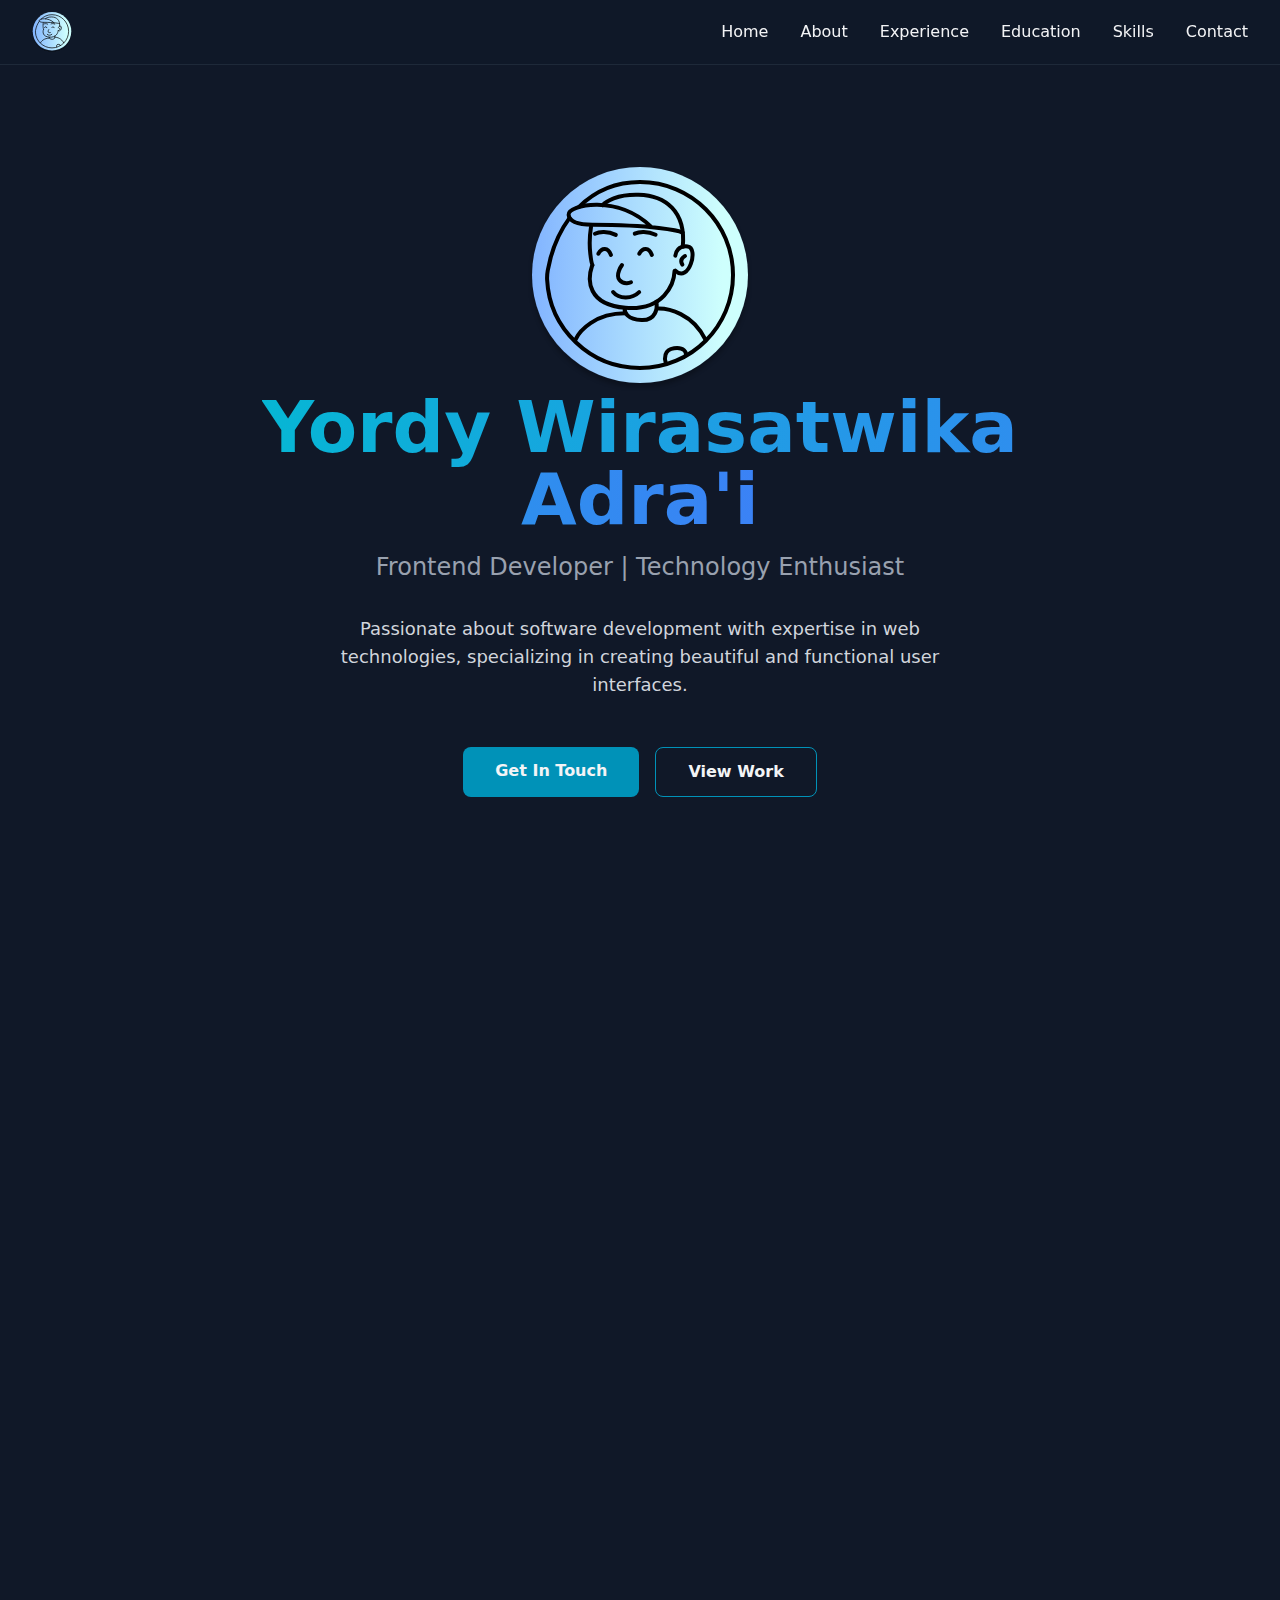
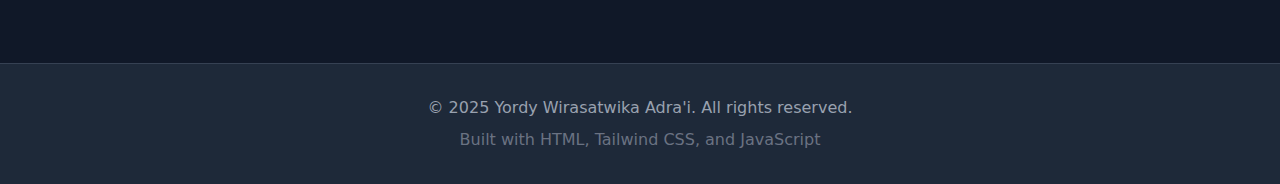
<file: index.html>
<!DOCTYPE html>
<html lang="en" class="scroll-smooth">

<head>
    <meta charset="UTF-8">
    <meta name="viewport" content="width=device-width, initial-scale=1.0">
    <title>Portfolio - Yordy Wirasatwika Adra'i</title>
    <link rel="icon" href="icon.ico" type="image/x-icon" />
    <link rel="stylesheet" href="style.css">
</head>

<body class="bg-gray-900 text-gray-100">
    <!-- Navigation -->
    <nav class="fixed top-0 w-full bg-gray-900/95 backdrop-blur-sm z-50 border-b border-gray-800">
        <div class="max-w-7xl mx-auto px-4 sm:px-6 lg:px-8">
            <div class="flex justify-between items-center h-16">
                <a href="#home" class="text-xl font-bold text-gradient mr-32">
                    <svg width="40" height="40" viewBox="0 0 224 224" fill="none" xmlns="http://www.w3.org/2000/svg">
                        <g filter="url(#filter0_d_2_114)">
                            <circle cx="112" cy="108" r="108" fill="url(#paint0_linear_2_114)" />
                            <path d="M70.3169 86.7611C73.7424 80.4022 80.0664 80.0251 82.9649 87.9464" stroke="black"
                                stroke-width="4" stroke-linecap="round" />
                            <path d="M111.237 86.7611C114.662 80.4022 120.986 80.0251 123.885 87.9464" stroke="black"
                                stroke-width="4" stroke-linecap="round" />
                            <path d="M111.151 125.105C104.368 131.751 91.3752 132.667 85.0846 125" stroke="black"
                                stroke-width="4" stroke-linecap="round" />
                            <path
                                d="M64 99C59.164 112.888 59.3801 137.794 97.4729 140.77C135.566 143.746 146.081 117.458 146.577 103.942"
                                stroke="black" stroke-width="4" stroke-linecap="round" />
                            <path
                                d="M94.0088 98C94.0088 98 87.0088 107.5 91.5088 113C96.0088 118.5 103.009 115.254 103.009 115.254"
                                stroke="black" stroke-width="4" stroke-linecap="round" />
                            <path
                                d="M147.321 88.6904C147.569 85.2184 150.371 78.4976 159.597 79.3904C171.129 80.5064 160.713 116.962 147.321 103.57"
                                stroke="black" stroke-width="4" stroke-linecap="round" />
                            <path
                                d="M154.763 65.6266C150.175 63.1466 125.672 58.1122 64.3669 57.8146C43.556 57.7136 41.0154 51.509 40.5943 47.7703C39.4647 37.7421 90.4557 27.0201 123.515 60.1674"
                                stroke="black" stroke-width="4" stroke-linecap="round" />
                            <path
                                d="M74.7809 38.0984C77.7569 34.3784 89.0657 27.0872 110.493 27.6824C137.277 28.4264 158.109 44.0504 154.761 79.7624"
                                stroke="black" stroke-width="4" stroke-linecap="round" />
                            <path d="M66.9689 66.7424C70.1929 65.2544 78.8729 63.3944 87.8009 67.8584" stroke="black"
                                stroke-width="4" stroke-linecap="round" />
                            <path d="M106.773 66.5649C109.997 65.0769 118.677 63.2169 127.605 67.6809" stroke="black"
                                stroke-width="4" stroke-linecap="round" />
                            <path d="M156.993 89.0624C154.885 90.0544 151.413 93.1544 154.389 97.6184" stroke="black"
                                stroke-width="4" stroke-linecap="round" />
                            <path
                                d="M96.7477 141.48C96.2517 145.076 98.9053 152.417 113.488 153.012C128.07 153.607 129.484 141.108 128.368 134.784"
                                stroke="black" stroke-width="4" stroke-linecap="round" />
                            <path d="M47.644 172.356C51.612 163.676 67.0624 146.316 97.12 146.316" stroke="black"
                                stroke-width="4" stroke-linecap="round" />
                            <path d="M129.112 141.48C140.024 140.984 164.973 146.539 177.472 172.728" stroke="black"
                                stroke-width="4" stroke-linecap="round" />
                            <path
                                d="M41.4207 51.084C30.7231 65.5626 23.3424 83.5399 19.758 103.396C19.2062 106.452 18.9617 109.563 19.115 112.665C21.5453 161.86 62.2019 201 112 201C163.362 201 205 159.362 205 108C205 56.6375 163.362 15 112 15C87.3116 15 66.675 24.3684 51.0316 39.924"
                                stroke="black" stroke-width="4" stroke-linecap="round" />
                            <path
                                d="M137.831 196C136.305 191.667 135.817 182.646 146.07 181.228C156.323 179.809 158.276 185.364 157.971 188.318"
                                stroke="black" stroke-width="4" stroke-linecap="round" />
                            <path d="M63 60C59.5 81.5 64.1667 97.5 64.5 98" stroke="black" stroke-width="4"
                                stroke-linecap="round" />
                        </g>
                        <defs>
                            <filter id="filter0_d_2_114" x="0" y="0" width="224" height="224"
                                filterUnits="userSpaceOnUse" color-interpolation-filters="sRGB">
                                <feFlood flood-opacity="0" result="BackgroundImageFix" />
                                <feColorMatrix in="SourceAlpha" type="matrix"
                                    values="0 0 0 0 0 0 0 0 0 0 0 0 0 0 0 0 0 0 127 0" result="hardAlpha" />
                                <feOffset dy="4" />
                                <feGaussianBlur stdDeviation="2" />
                                <feComposite in2="hardAlpha" operator="out" />
                                <feColorMatrix type="matrix" values="0 0 0 0 0 0 0 0 0 0 0 0 0 0 0 0 0 0 0.25 0" />
                                <feBlend mode="normal" in2="BackgroundImageFix" result="effect1_dropShadow_2_114" />
                                <feBlend mode="normal" in="SourceGraphic" in2="effect1_dropShadow_2_114"
                                    result="shape" />
                            </filter>
                            <linearGradient id="paint0_linear_2_114" x1="194.354" y1="108" x2="4" y2="108"
                                gradientUnits="userSpaceOnUse">
                                <stop stop-color="#CEFFFD" />
                                <stop offset="1" stop-color="#82B4FF" />
                            </linearGradient>
                        </defs>
                    </svg>
                </a>
                <div class="hidden md:flex space-x-8">
                    <a href="#home" class="hover:text-cyan-400 transition">Home</a>
                    <a href="#about" class="hover:text-cyan-400 transition">About</a>
                    <a href="#experience" class="hover:text-cyan-400 transition">Experience</a>
                    <a href="#education" class="hover:text-cyan-400 transition">Education</a>
                    <a href="#skills" class="hover:text-cyan-400 transition">Skills</a>
                    <a href="#contact" class="hover:text-cyan-400 transition">Contact</a>
                </div>
                <button id="mobile-menu-btn" class="md:hidden">
                    <svg class="w-6 h-6" fill="none" stroke="currentColor" viewBox="0 0 24 24">
                        <path stroke-linecap="round" stroke-linejoin="round" stroke-width="2"
                            d="M4 6h16M4 12h16M4 18h16"></path>
                    </svg>
                </button>
            </div>
        </div>
        <!-- Mobile Menu -->
        <div id="mobile-menu" class="hidden md:hidden bg-gray-800 border-t border-gray-700">
            <div class="px-2 pt-2 pb-3 space-y-1">
                <a href="#home" class="block px-3 py-2 hover:bg-gray-700 rounded">Home</a>
                <a href="#about" class="block px-3 py-2 hover:bg-gray-700 rounded">About</a>
                <a href="#experience" class="block px-3 py-2 hover:bg-gray-700 rounded">Experience</a>
                <a href="#education" class="block px-3 py-2 hover:bg-gray-700 rounded">Education</a>
                <a href="#skills" class="block px-3 py-2 hover:bg-gray-700 rounded">Skills</a>
                <a href="#contact" class="block px-3 py-2 hover:bg-gray-700 rounded">Contact</a>
            </div>
        </div>
    </nav>

    <!-- Hero Section -->
    <section id="home" class="min-h-screen flex items-center justify-center px-4 pt-16">
        <div class="text-center max-w-4xl mx-auto">

            <div class="mx-auto flex items-center justify-center text-4xl">
                <svg width="224" height="224" viewBox="0 0 224 224" fill="none" xmlns="http://www.w3.org/2000/svg">
                    <g filter="url(#filter0_d_2_114)">
                        <circle cx="112" cy="108" r="108" fill="url(#paint0_linear_2_114)" />
                        <path d="M70.3169 86.7611C73.7424 80.4022 80.0664 80.0251 82.9649 87.9464" stroke="black"
                            stroke-width="4" stroke-linecap="round" />
                        <path d="M111.237 86.7611C114.662 80.4022 120.986 80.0251 123.885 87.9464" stroke="black"
                            stroke-width="4" stroke-linecap="round" />
                        <path d="M111.151 125.105C104.368 131.751 91.3752 132.667 85.0846 125" stroke="black"
                            stroke-width="4" stroke-linecap="round" />
                        <path
                            d="M64 99C59.164 112.888 59.3801 137.794 97.4729 140.77C135.566 143.746 146.081 117.458 146.577 103.942"
                            stroke="black" stroke-width="4" stroke-linecap="round" />
                        <path
                            d="M94.0088 98C94.0088 98 87.0088 107.5 91.5088 113C96.0088 118.5 103.009 115.254 103.009 115.254"
                            stroke="black" stroke-width="4" stroke-linecap="round" />
                        <path
                            d="M147.321 88.6904C147.569 85.2184 150.371 78.4976 159.597 79.3904C171.129 80.5064 160.713 116.962 147.321 103.57"
                            stroke="black" stroke-width="4" stroke-linecap="round" />
                        <path
                            d="M154.763 65.6266C150.175 63.1466 125.672 58.1122 64.3669 57.8146C43.556 57.7136 41.0154 51.509 40.5943 47.7703C39.4647 37.7421 90.4557 27.0201 123.515 60.1674"
                            stroke="black" stroke-width="4" stroke-linecap="round" />
                        <path
                            d="M74.7809 38.0984C77.7569 34.3784 89.0657 27.0872 110.493 27.6824C137.277 28.4264 158.109 44.0504 154.761 79.7624"
                            stroke="black" stroke-width="4" stroke-linecap="round" />
                        <path d="M66.9689 66.7424C70.1929 65.2544 78.8729 63.3944 87.8009 67.8584" stroke="black"
                            stroke-width="4" stroke-linecap="round" />
                        <path d="M106.773 66.5649C109.997 65.0769 118.677 63.2169 127.605 67.6809" stroke="black"
                            stroke-width="4" stroke-linecap="round" />
                        <path d="M156.993 89.0624C154.885 90.0544 151.413 93.1544 154.389 97.6184" stroke="black"
                            stroke-width="4" stroke-linecap="round" />
                        <path
                            d="M96.7477 141.48C96.2517 145.076 98.9053 152.417 113.488 153.012C128.07 153.607 129.484 141.108 128.368 134.784"
                            stroke="black" stroke-width="4" stroke-linecap="round" />
                        <path d="M47.644 172.356C51.612 163.676 67.0624 146.316 97.12 146.316" stroke="black"
                            stroke-width="4" stroke-linecap="round" />
                        <path d="M129.112 141.48C140.024 140.984 164.973 146.539 177.472 172.728" stroke="black"
                            stroke-width="4" stroke-linecap="round" />
                        <path
                            d="M41.4207 51.084C30.7231 65.5626 23.3424 83.5399 19.758 103.396C19.2062 106.452 18.9617 109.563 19.115 112.665C21.5453 161.86 62.2019 201 112 201C163.362 201 205 159.362 205 108C205 56.6375 163.362 15 112 15C87.3116 15 66.675 24.3684 51.0316 39.924"
                            stroke="black" stroke-width="4" stroke-linecap="round" />
                        <path
                            d="M137.831 196C136.305 191.667 135.817 182.646 146.07 181.228C156.323 179.809 158.276 185.364 157.971 188.318"
                            stroke="black" stroke-width="4" stroke-linecap="round" />
                        <path d="M63 60C59.5 81.5 64.1667 97.5 64.5 98" stroke="black" stroke-width="4"
                            stroke-linecap="round" />
                    </g>
                    <defs>
                        <filter id="filter0_d_2_114" x="0" y="0" width="224" height="224" filterUnits="userSpaceOnUse"
                            color-interpolation-filters="sRGB">
                            <feFlood flood-opacity="0" result="BackgroundImageFix" />
                            <feColorMatrix in="SourceAlpha" type="matrix"
                                values="0 0 0 0 0 0 0 0 0 0 0 0 0 0 0 0 0 0 127 0" result="hardAlpha" />
                            <feOffset dy="4" />
                            <feGaussianBlur stdDeviation="2" />
                            <feComposite in2="hardAlpha" operator="out" />
                            <feColorMatrix type="matrix" values="0 0 0 0 0 0 0 0 0 0 0 0 0 0 0 0 0 0 0.25 0" />
                            <feBlend mode="normal" in2="BackgroundImageFix" result="effect1_dropShadow_2_114" />
                            <feBlend mode="normal" in="SourceGraphic" in2="effect1_dropShadow_2_114" result="shape" />
                        </filter>
                        <linearGradient id="paint0_linear_2_114" x1="194.354" y1="108" x2="4" y2="108"
                            gradientUnits="userSpaceOnUse">
                            <stop stop-color="#CEFFFD" />
                            <stop offset="1" stop-color="#82B4FF" />
                        </linearGradient>
                    </defs>
                </svg>
            </div>
            <h1 class="text-5xl md:text-7xl font-bold mb-4">
                <span class="text-gradient">Yordy Wirasatwika Adra'i</span>
            </h1>
            <p class="text-xl md:text-2xl text-gray-400 mb-8">Frontend Developer | Technology Enthusiast</p>
            <p class="text-lg text-gray-300 mb-12 max-w-2xl mx-auto">
                Passionate about software development with expertise in web technologies,
                specializing in creating beautiful and functional user interfaces.
            </p>
            <div class="flex gap-4 justify-center">
                <a href="#contact" class="px-8 py-3 bg-cyan-600 hover:bg-cyan-700 rounded-lg transition font-semibold">
                    Get In Touch
                </a>
                <a href="#experience"
                    class="px-8 py-3 border border-cyan-600 hover:bg-cyan-600/10 rounded-lg transition font-semibold">
                    View Work
                </a>
            </div>
        </div>
    </section>

    <!-- About Section -->
    <section id="about" class="py-20 px-4">
        <div class="max-w-4xl mx-auto">
            <h2 class="text-4xl font-bold mb-8 text-center">About Me</h2>
            <div class="bg-gray-800 rounded-lg p-8 border border-gray-700">
                <p class="text-lg text-gray-300 leading-relaxed">
                    Hi! I'm Yordy Wirasatwika Adra'i, a technology enthusiast with a deep passion for software
                    development, especially in web technologies. I'm a graduate of Informatics Engineering with
                    extensive experience as a web developer, primarily focusing on frontend development.
                </p>
                <p class="text-lg text-gray-300 leading-relaxed mt-4">
                    I thrive on creating intuitive, responsive, and visually appealing user interfaces that provide
                    excellent user experiences. My journey in tech has allowed me to work with various modern
                    frameworks and technologies, constantly learning and adapting to new challenges.
                </p>
            </div>
        </div>
    </section>

    <!-- Experience Section -->
    <section id="experience" class="py-20 px-4 bg-gray-800/50">
        <div class="max-w-6xl mx-auto">
            <h2 class="text-4xl font-bold mb-12 text-center">Work Experience</h2>
            <div class="space-y-8">
                <!-- Experience 1 -->
                <div class="bg-gray-800 rounded-lg p-6 border border-gray-700 hover:border-cyan-600 transition">
                    <div class="flex flex-col md:flex-row md:justify-between md:items-start mb-4">
                        <div>
                            <h3 class="text-2xl font-bold text-cyan-400">Frontend Developer</h3>
                            <p class="text-xl text-gray-300">PT. Akhadani Reka Solusi</p>
                        </div>
                        <span class="text-gray-400 mt-2 md:mt-0">July 2025 - November 2025</span>
                    </div>
                    <div class="text-gray-300">
                        <p class="mb-2">Worked on RCC (Risk Control Center) project for PLN:</p>
                        <ul class="list-disc list-inside space-y-1 ml-4">
                            <li>Developed new features for existing project</li>
                            <li>Migrated from Laravel Blade.php to Vue.js + Inertia</li>
                            <li>Added service catalog table and enhanced existing features</li>
                        </ul>
                        <div class="flex flex-wrap gap-2 mt-4">
                            <span
                                class="px-3 py-1 bg-cyan-600/20 border border-cyan-600 rounded-full text-sm">Vue.js</span>
                            <span
                                class="px-3 py-1 bg-cyan-600/20 border border-cyan-600 rounded-full text-sm">Inertia</span>
                            <span
                                class="px-3 py-1 bg-cyan-600/20 border border-cyan-600 rounded-full text-sm">Laravel</span>
                        </div>
                    </div>
                </div>

                <!-- Experience 2 -->
                <div class="bg-gray-800 rounded-lg p-6 border border-gray-700 hover:border-cyan-600 transition">
                    <div class="flex flex-col md:flex-row md:justify-between md:items-start mb-4">
                        <div>
                            <h3 class="text-2xl font-bold text-cyan-400">Programmer (Outsource)</h3>
                            <p class="text-xl text-gray-300">PT. Padepokan Tujuh Sembilan</p>
                        </div>
                        <span class="text-gray-400 mt-2 md:mt-0">June 2023 - July 2025</span>
                    </div>
                    <div class="space-y-6">
                        <!-- Sub Experience 1 -->
                        <div class="border-l-2 border-cyan-600 pl-4">
                            <h4 class="text-lg font-semibold text-gray-200">CV. Garuda Kreasi Indo</h4>
                            <p class="text-sm text-gray-400 mb-2">March 2025 - July 2025 | Frontend Developer</p>
                            <p class="text-gray-300">Developed content management module for dashboard using React.js,
                                including chart integration with custom query definitions.</p>
                            <div class="flex flex-wrap gap-2 mt-2">
                                <span
                                    class="px-3 py-1 bg-blue-600/20 border border-blue-600 rounded-full text-sm">React.js</span>
                                <span
                                    class="px-3 py-1 bg-blue-600/20 border border-blue-600 rounded-full text-sm">Dashboard</span>
                            </div>
                        </div>

                        <!-- Sub Experience 2 -->
                        <div class="border-l-2 border-cyan-600 pl-4">
                            <h4 class="text-lg font-semibold text-gray-200">PT. Bank Jabar Banten Syariah</h4>
                            <p class="text-sm text-gray-400 mb-2">August 2023 - January 2025 | Frontend Developer</p>
                            <p class="text-gray-300">Developed HRMS features including attendance, payroll,
                                online decree system, and online training modules.</p>
                            <div class="flex flex-wrap gap-2 mt-2">
                                <span
                                    class="px-3 py-1 bg-blue-600/20 border border-blue-600 rounded-full text-sm">Laravel</span>
                                <span
                                    class="px-3 py-1 bg-blue-600/20 border border-blue-600 rounded-full text-sm">React.js</span>
                                <span
                                    class="px-3 py-1 bg-blue-600/20 border border-blue-600 rounded-full text-sm">Inertia</span>
                            </div>
                        </div>

                        <!-- Sub Experience 3 -->
                        <div class="border-l-2 border-cyan-600 pl-4">
                            <h4 class="text-lg font-semibold text-gray-200">Desa Sariwangi Parongpong</h4>
                            <p class="text-sm text-gray-400 mb-2">July 2023 - August 2023 | Backend Developer</p>
                            <p class="text-gray-300">Analyzed, designed database, and developed REST API for
                                village correspondence system.</p>
                            <div class="flex flex-wrap gap-2 mt-2">
                                <span
                                    class="px-3 py-1 bg-blue-600/20 border border-blue-600 rounded-full text-sm">Spring
                                    Boot</span>
                                <span class="px-3 py-1 bg-blue-600/20 border border-blue-600 rounded-full text-sm">REST
                                    API</span>
                            </div>
                        </div>

                        <!-- Sub Experience 4 -->
                        <div class="border-l-2 border-cyan-600 pl-4">
                            <h4 class="text-lg font-semibold text-gray-200">Internal Application</h4>
                            <p class="text-sm text-gray-400 mb-2">April 2023 - June 2023 | Fullstack Developer</p>
                            <p class="text-gray-300">Enhanced e-recruitment application with new features and content.
                            </p>
                            <div class="flex flex-wrap gap-2 mt-2">
                                <span
                                    class="px-3 py-1 bg-blue-600/20 border border-blue-600 rounded-full text-sm">React.js</span>
                                <span
                                    class="px-3 py-1 bg-blue-600/20 border border-blue-600 rounded-full text-sm">Spring
                                    Boot</span>
                            </div>
                        </div>
                    </div>
                </div>

                <!-- Experience 3 - Final Project -->
                <div class="bg-gray-800 rounded-lg p-6 border border-gray-700 hover:border-cyan-600 transition">
                    <div class="flex flex-col md:flex-row md:justify-between md:items-start mb-4">
                        <div>
                            <h3 class="text-2xl font-bold text-cyan-400">Fullstack Developer</h3>
                            <p class="text-xl text-gray-300">Priyadi's Butcher (Final Project)</p>
                        </div>
                        <span class="text-gray-400 mt-2 md:mt-0">January 2022 - June 2022</span>
                    </div>
                    <div class="text-gray-300">
                        <p class="mb-2">Developed offline-first sales application for poultry business:</p>
                        <ul class="list-disc list-inside space-y-1 ml-4">
                            <li>Designed database architecture</li>
                            <li>Created application flow</li>
                            <li>Developed full application using Flutter + Laravel + PostgreSQL</li>
                        </ul>
                        <div class="flex flex-wrap gap-2 mt-4">
                            <span
                                class="px-3 py-1 bg-cyan-600/20 border border-cyan-600 rounded-full text-sm">Flutter</span>
                            <span
                                class="px-3 py-1 bg-cyan-600/20 border border-cyan-600 rounded-full text-sm">Laravel</span>
                            <span
                                class="px-3 py-1 bg-cyan-600/20 border border-cyan-600 rounded-full text-sm">PostgreSQL</span>
                        </div>
                    </div>
                </div>
            </div>
        </div>
    </section>

    <!-- Education Section -->
    <section id="education" class="py-20 px-4">
        <div class="max-w-4xl mx-auto">
            <h2 class="text-4xl font-bold mb-12 text-center">Education</h2>
            <div class="space-y-6">
                <!-- Education 1 -->
                <div class="bg-gray-800 rounded-lg p-6 border border-gray-700 hover:border-cyan-600 transition">
                    <div class="flex items-start gap-4">
                        <div class="w-12 h-12 bg-cyan-600 rounded-lg flex items-center justify-center flex-shrink-0">
                            <svg class="w-6 h-6" fill="none" stroke="currentColor" viewBox="0 0 24 24">
                                <path stroke-linecap="round" stroke-linejoin="round" stroke-width="2"
                                    d="M12 6.253v13m0-13C10.832 5.477 9.246 5 7.5 5S4.168 5.477 3 6.253v13C4.168 18.477 5.754 18 7.5 18s3.332.477 4.5 1.253m0-13C13.168 5.477 14.754 5 16.5 5c1.747 0 3.332.477 4.5 1.253v13C19.832 18.477 18.247 18 16.5 18c-1.746 0-3.332.477-4.5 1.253">
                                </path>
                            </svg>
                        </div>
                        <div class="flex-1">
                            <h3 class="text-xl font-bold text-cyan-400">S1 Teknik Informatika</h3>
                            <p class="text-gray-300">Universitas Jenderal Achmad Yani</p>
                            <div class="flex flex-col sm:flex-row sm:justify-between mt-2">
                                <span class="text-gray-400">2024 - 2025</span>
                                <span class="text-cyan-400 font-semibold">GPA: 3.65 / 4.00</span>
                            </div>
                        </div>
                    </div>
                </div>

                <!-- Education 2 -->
                <div class="bg-gray-800 rounded-lg p-6 border border-gray-700 hover:border-cyan-600 transition">
                    <div class="flex items-start gap-4">
                        <div class="w-12 h-12 bg-cyan-600 rounded-lg flex items-center justify-center flex-shrink-0">
                            <svg class="w-6 h-6" fill="none" stroke="currentColor" viewBox="0 0 24 24">
                                <path stroke-linecap="round" stroke-linejoin="round" stroke-width="2"
                                    d="M12 6.253v13m0-13C10.832 5.477 9.246 5 7.5 5S4.168 5.477 3 6.253v13C4.168 18.477 5.754 18 7.5 18s3.332.477 4.5 1.253m0-13C13.168 5.477 14.754 5 16.5 5c1.747 0 3.332.477 4.5 1.253v13C19.832 18.477 18.247 18 16.5 18c-1.746 0-3.332.477-4.5 1.253">
                                </path>
                            </svg>
                        </div>
                        <div class="flex-1">
                            <h3 class="text-xl font-bold text-cyan-400">D3 Teknik Informatika</h3>
                            <p class="text-gray-300">Politeknik Negeri Bandung</p>
                            <div class="flex flex-col sm:flex-row sm:justify-between mt-2">
                                <span class="text-gray-400">2019 - 2022</span>
                                <span class="text-cyan-400 font-semibold">GPA: 3.59 / 4.00</span>
                            </div>
                        </div>
                    </div>
                </div>

                <!-- Education 3 -->
                <div class="bg-gray-800 rounded-lg p-6 border border-gray-700 hover:border-cyan-600 transition">
                    <div class="flex items-start gap-4">
                        <div class="w-12 h-12 bg-cyan-600 rounded-lg flex items-center justify-center flex-shrink-0">
                            <svg class="w-6 h-6" fill="none" stroke="currentColor" viewBox="0 0 24 24">
                                <path stroke-linecap="round" stroke-linejoin="round" stroke-width="2"
                                    d="M19 21V5a2 2 0 00-2-2H7a2 2 0 00-2 2v16m14 0h2m-2 0h-5m-9 0H3m2 0h5M9 7h1m-1 4h1m4-4h1m-1 4h1m-5 10v-5a1 1 0 011-1h2a1 1 0 011 1v5m-4 0h4">
                                </path>
                            </svg>
                        </div>
                        <div class="flex-1">
                            <h3 class="text-xl font-bold text-cyan-400">High School</h3>
                            <p class="text-gray-300">SMAN 1 Cileunyi</p>
                            <div class="flex flex-col sm:flex-row sm:justify-between mt-2">
                                <span class="text-gray-400">2016 - 2019</span>
                            </div>
                        </div>
                    </div>
                </div>
            </div>
        </div>
    </section>

    <!-- Skills Section -->
    <section id="skills" class="py-20 px-4 bg-gray-800/50">
        <div class="max-w-6xl mx-auto">
            <h2 class="text-4xl font-bold mb-12 text-center">Technical Skills</h2>
            <div class="grid md:grid-cols-2 lg:grid-cols-3 gap-8">
                <!-- Frontend -->
                <div class="bg-gray-800 rounded-lg p-6 border border-gray-700">
                    <h3 class="text-xl font-bold text-cyan-400 mb-4 flex items-center gap-2">
                        <svg class="w-6 h-6" fill="none" stroke="currentColor" viewBox="0 0 24 24">
                            <path stroke-linecap="round" stroke-linejoin="round" stroke-width="2"
                                d="M9.75 17L9 20l-1 1h8l-1-1-.75-3M3 13h18M5 17h14a2 2 0 002-2V5a2 2 0 00-2-2H5a2 2 0 00-2 2v10a2 2 0 002 2z">
                            </path>
                        </svg>
                        Frontend
                    </h3>
                    <div class="flex flex-wrap gap-2">
                        <span class="px-3 py-1 bg-cyan-600/20 border border-cyan-600 rounded-full text-sm">HTML</span>
                        <span class="px-3 py-1 bg-cyan-600/20 border border-cyan-600 rounded-full text-sm">CSS</span>
                        <span
                            class="px-3 py-1 bg-cyan-600/20 border border-cyan-600 rounded-full text-sm">JavaScript</span>
                        <span
                            class="px-3 py-1 bg-cyan-600/20 border border-cyan-600 rounded-full text-sm">React.js</span>
                        <span class="px-3 py-1 bg-cyan-600/20 border border-cyan-600 rounded-full text-sm">Vue.js</span>
                        <span class="px-3 py-1 bg-cyan-600/20 border border-cyan-600 rounded-full text-sm">Tailwind
                            CSS</span>
                        <span
                            class="px-3 py-1 bg-cyan-600/20 border border-cyan-600 rounded-full text-sm">Inertia.js</span>
                    </div>
                </div>

                <!-- Backend -->
                <div class="bg-gray-800 rounded-lg p-6 border border-gray-700">
                    <h3 class="text-xl font-bold text-cyan-400 mb-4 flex items-center gap-2">
                        <svg class="w-6 h-6" fill="none" stroke="currentColor" viewBox="0 0 24 24">
                            <path stroke-linecap="round" stroke-linejoin="round" stroke-width="2"
                                d="M5 12h14M5 12a2 2 0 01-2-2V6a2 2 0 012-2h14a2 2 0 012 2v4a2 2 0 01-2 2M5 12a2 2 0 00-2 2v4a2 2 0 002 2h14a2 2 0 002-2v-4a2 2 0 00-2-2m-2-4h.01M17 16h.01">
                            </path>
                        </svg>
                        Backend
                    </h3>
                    <div class="flex flex-wrap gap-2">
                        <span
                            class="px-3 py-1 bg-blue-600/20 border border-blue-600 rounded-full text-sm">Laravel</span>
                        <span class="px-3 py-1 bg-blue-600/20 border border-blue-600 rounded-full text-sm">Spring
                            Boot</span>
                        <span class="px-3 py-1 bg-blue-600/20 border border-blue-600 rounded-full text-sm">PHP</span>
                        <span class="px-3 py-1 bg-blue-600/20 border border-blue-600 rounded-full text-sm">Java</span>
                        <span class="px-3 py-1 bg-blue-600/20 border border-blue-600 rounded-full text-sm">REST
                            API</span>
                    </div>
                </div>

                <!-- Database -->
                <div class="bg-gray-800 rounded-lg p-6 border border-gray-700">
                    <h3 class="text-xl font-bold text-cyan-400 mb-4 flex items-center gap-2">
                        <svg class="w-6 h-6" fill="none" stroke="currentColor" viewBox="0 0 24 24">
                            <path stroke-linecap="round" stroke-linejoin="round" stroke-width="2"
                                d="M4 7v10c0 2.21 3.582 4 8 4s8-1.79 8-4V7M4 7c0 2.21 3.582 4 8 4s8-1.79 8-4M4 7c0-2.21 3.582-4 8-4s8 1.79 8 4m0 5c0 2.21-3.582 4-8 4s-8-1.79-8-4">
                            </path>
                        </svg>
                        Database
                    </h3>
                    <div class="flex flex-wrap gap-2">
                        <span
                            class="px-3 py-1 bg-green-600/20 border border-green-600 rounded-full text-sm">PostgreSQL</span>
                        <span
                            class="px-3 py-1 bg-green-600/20 border border-green-600 rounded-full text-sm">MySQL</span>
                        <span class="px-3 py-1 bg-green-600/20 border border-green-600 rounded-full text-sm">SQL</span>
                    </div>
                </div>

                <!-- Mobile -->
                <div class="bg-gray-800 rounded-lg p-6 border border-gray-700">
                    <h3 class="text-xl font-bold text-cyan-400 mb-4 flex items-center gap-2">
                        <svg class="w-6 h-6" fill="none" stroke="currentColor" viewBox="0 0 24 24">
                            <path stroke-linecap="round" stroke-linejoin="round" stroke-width="2"
                                d="M12 18h.01M8 21h8a2 2 0 002-2V5a2 2 0 00-2-2H8a2 2 0 00-2 2v14a2 2 0 002 2z">
                            </path>
                        </svg>
                        Mobile
                    </h3>
                    <div class="flex flex-wrap gap-2">
                        <span
                            class="px-3 py-1 bg-cyan-600/20 border border-cyan-600 rounded-full text-sm">Flutter</span>
                        <span class="px-3 py-1 bg-cyan-600/20 border border-cyan-600 rounded-full text-sm">Dart</span>
                    </div>
                </div>

                <!-- Tools & Others -->
                <div class="bg-gray-800 rounded-lg p-6 border border-gray-700">
                    <h3 class="text-xl font-bold text-cyan-400 mb-4 flex items-center gap-2">
                        <svg class="w-6 h-6" fill="none" stroke="currentColor" viewBox="0 0 24 24">
                            <path stroke-linecap="round" stroke-linejoin="round" stroke-width="2"
                                d="M10.325 4.317c.426-1.756 2.924-1.756 3.35 0a1.724 1.724 0 002.573 1.066c1.543-.94 3.31.826 2.37 2.37a1.724 1.724 0 001.065 2.572c1.756.426 1.756 2.924 0 3.35a1.724 1.724 0 00-1.066 2.573c.94 1.543-.826 3.31-2.37 2.37a1.724 1.724 0 00-2.572 1.065c-.426 1.756-2.924 1.756-3.35 0a1.724 1.724 0 00-2.573-1.066c-1.543.94-3.31-.826-2.37-2.37a1.724 1.724 0 00-1.065-2.572c-1.756-.426-1.756-2.924 0-3.35a1.724 1.724 0 001.066-2.573c-.94-1.543.826-3.31 2.37-2.37.996.608 2.296.07 2.572-1.065z">
                            </path>
                            <path stroke-linecap="round" stroke-linejoin="round" stroke-width="2"
                                d="M15 12a3 3 0 11-6 0 3 3 0 016 0z"></path>
                        </svg>
                        Tools & Others
                    </h3>
                    <div class="flex flex-wrap gap-2">
                        <span
                            class="px-3 py-1 bg-orange-600/20 border border-orange-600 rounded-full text-sm">Git</span>
                        <span
                            class="px-3 py-1 bg-orange-600/20 border border-orange-600 rounded-full text-sm">GitHub</span>
                        <span class="px-3 py-1 bg-orange-600/20 border border-orange-600 rounded-full text-sm">VS
                            Code</span>
                        <span class="px-3 py-1 bg-orange-600/20 border border-orange-600 rounded-full text-sm">REST
                            API</span>
                    </div>
                </div>

                <!-- Specialization -->
                <div class="bg-gray-800 rounded-lg p-6 border border-gray-700">
                    <h3 class="text-xl font-bold text-cyan-400 mb-4 flex items-center gap-2">
                        <svg class="w-6 h-6" fill="none" stroke="currentColor" viewBox="0 0 24 24">
                            <path stroke-linecap="round" stroke-linejoin="round" stroke-width="2"
                                d="M13 10V3L4 14h7v7l9-11h-7z"></path>
                        </svg>
                        Specialization
                    </h3>
                    <div class="flex flex-wrap gap-2">
                        <span class="px-3 py-1 bg-yellow-600/20 border border-yellow-600 rounded-full text-sm">Frontend
                            Development</span>
                        <span class="px-3 py-1 bg-yellow-600/20 border border-yellow-600 rounded-full text-sm">UI
                            Development</span>
                        <span class="px-3 py-1 bg-yellow-600/20 border border-yellow-600 rounded-full text-sm">Web
                            Apps</span>
                        <span
                            class="px-3 py-1 bg-yellow-600/20 border border-yellow-600 rounded-full text-sm">SPA</span>
                    </div>
                </div>
            </div>
        </div>
    </section>

    <!-- Contact Section -->
    <section id="contact" class="py-20 px-4">
        <div class="max-w-4xl mx-auto text-center">
            <h2 class="text-4xl font-bold mb-8">Get In Touch</h2>
            <p class="text-xl text-gray-300 mb-12">
                I'm always open to discussing new projects, creative ideas, or opportunities to be part of your
                visions.
            </p>
            <div class="grid md:grid-cols-3 gap-6 mb-12">
                <a href="mailto:wirasatwika026@gmail.com"
                    class="bg-gray-800 p-6 rounded-lg border border-gray-700 hover:border-cyan-600 transition">
                    <svg class="w-12 h-12 mx-auto mb-4 text-cyan-400" fill="none" stroke="currentColor"
                        viewBox="0 0 24 24">
                        <path stroke-linecap="round" stroke-linejoin="round" stroke-width="2"
                            d="M3 8l7.89 5.26a2 2 0 002.22 0L21 8M5 19h14a2 2 0 002-2V7a2 2 0 00-2-2H5a2 2 0 00-2 2v10a2 2 0 002 2z">
                        </path>
                    </svg>
                    <h3 class="font-semibold mb-2">Email</h3>
                    <p class="text-gray-400">wirasatwika026@gmail.com</p>
                </a>
                <a href="https://linkedin.com/in/wirasatwika" target="_blank"
                    class="bg-gray-800 p-6 rounded-lg border border-gray-700 hover:border-cyan-600 transition">
                    <svg class="w-12 h-12 mx-auto mb-4 text-cyan-400" fill="currentColor" viewBox="0 0 24 24">
                        <path
                            d="M19 0h-14c-2.761 0-5 2.239-5 5v14c0 2.761 2.239 5 5 5h14c2.762 0 5-2.239 5-5v-14c0-2.761-2.238-5-5-5zm-11 19h-3v-11h3v11zm-1.5-12.268c-.966 0-1.75-.79-1.75-1.764s.784-1.764 1.75-1.764 1.75.79 1.75 1.764-.783 1.764-1.75 1.764zm13.5 12.268h-3v-5.604c0-3.368-4-3.113-4 0v5.604h-3v-11h3v1.765c1.396-2.586 7-2.777 7 2.476v6.759z" />
                    </svg>
                    <h3 class="font-semibold mb-2">LinkedIn</h3>
                    <p class="text-gray-400">Connect with me</p>
                </a>
                <a href="https://github.com/wirasatwika026" target="_blank"
                    class="bg-gray-800 p-6 rounded-lg border border-gray-700 hover:border-cyan-600 transition">
                    <svg class="w-12 h-12 mx-auto mb-4 text-cyan-400" fill="currentColor" viewBox="0 0 24 24">
                        <path
                            d="M12 0c-6.626 0-12 5.373-12 12 0 5.302 3.438 9.8 8.207 11.387.599.111.793-.261.793-.577v-2.234c-3.338.726-4.033-1.416-4.033-1.416-.546-1.387-1.333-1.756-1.333-1.756-1.089-.745.083-.729.083-.729 1.205.084 1.839 1.237 1.839 1.237 1.07 1.834 2.807 1.304 3.492.997.107-.775.418-1.305.762-1.604-2.665-.305-5.467-1.334-5.467-5.931 0-1.311.469-2.381 1.236-3.221-.124-.303-.535-1.524.117-3.176 0 0 1.008-.322 3.301 1.23.957-.266 1.983-.399 3.003-.404 1.02.005 2.047.138 3.006.404 2.291-1.552 3.297-1.23 3.297-1.23.653 1.653.242 2.874.118 3.176.77.84 1.235 1.911 1.235 3.221 0 4.609-2.807 5.624-5.479 5.921.43.372.823 1.102.823 2.222v3.293c0 .319.192.694.801.576 4.765-1.589 8.199-6.086 8.199-11.386 0-6.627-5.373-12-12-12z" />
                    </svg>
                    <h3 class="font-semibold mb-2">GitHub</h3>
                    <p class="text-gray-400">View my work</p>
                </a>
            </div>
        </div>
    </section>

    <!-- Footer -->
    <footer class="bg-gray-800 border-t border-gray-700 py-8 px-4">
        <div class="max-w-6xl mx-auto text-center">
            <p class="text-gray-400">&copy; 2025 Yordy Wirasatwika Adra'i. All rights reserved.</p>
            <p class="text-gray-500 mt-2">Built with HTML, Tailwind CSS, and JavaScript</p>
        </div>
    </footer>

    <!-- Scroll to Top Button -->
    <button id="scrollTop"
        class="hidden fixed bottom-8 right-8 bg-cyan-600 hover:bg-cyan-700 text-white p-3 rounded-full shadow-lg transition z-50">
        <svg class="w-6 h-6" fill="none" stroke="currentColor" viewBox="0 0 24 24">
            <path stroke-linecap="round" stroke-linejoin="round" stroke-width="2" d="M5 10l7-7m0 0l7 7m-7-7v18">
            </path>
        </svg>
    </button>

    <script>
        // Mobile Menu Toggle
        const mobileMenuBtn = document.getElementById('mobile-menu-btn');
        const mobileMenu = document.getElementById('mobile-menu');

        mobileMenuBtn.addEventListener('click', () => {
            mobileMenu.classList.toggle('hidden');
        });

        // Close mobile menu when clicking a link
        const mobileLinks = mobileMenu.querySelectorAll('a');
        mobileLinks.forEach(link => {
            link.addEventListener('click', () => {
                mobileMenu.classList.add('hidden');
            });
        });

        // Scroll to Top Button
        const scrollTopBtn = document.getElementById('scrollTop');

        window.addEventListener('scroll', () => {
            if (window.pageYOffset > 300) {
                scrollTopBtn.classList.remove('hidden');
            } else {
                scrollTopBtn.classList.add('hidden');
            }
        });

        scrollTopBtn.addEventListener('click', () => {
            window.scrollTo({
                top: 0,
                behavior: 'smooth'
            });
        });

        // Smooth scroll for navigation links
        document.querySelectorAll('a[href^="#"]').forEach(anchor => {
            anchor.addEventListener('click', function (e) {
                e.preventDefault();
                const target = document.querySelector(this.getAttribute('href'));
                if (target) {
                    target.scrollIntoView({
                        behavior: 'smooth',
                        block: 'start'
                    });
                }
            });
        });

        // Add animation on scroll
        const observerOptions = {
            threshold: 0.1,
            rootMargin: '0px 0px -100px 0px'
        };

        const observer = new IntersectionObserver((entries) => {
            entries.forEach(entry => {
                if (entry.isIntersecting) {
                    entry.target.style.opacity = '1';
                    entry.target.style.transform = 'translateY(0)';
                }
            });
        }, observerOptions);

        // Observe all sections
        document.querySelectorAll('section').forEach(section => {
            section.style.opacity = '0';
            section.style.transform = 'translateY(20px)';
            section.style.transition = 'opacity 0.6s ease, transform 0.6s ease';
            observer.observe(section);
        });
    </script>
</body>

</html>
</file>
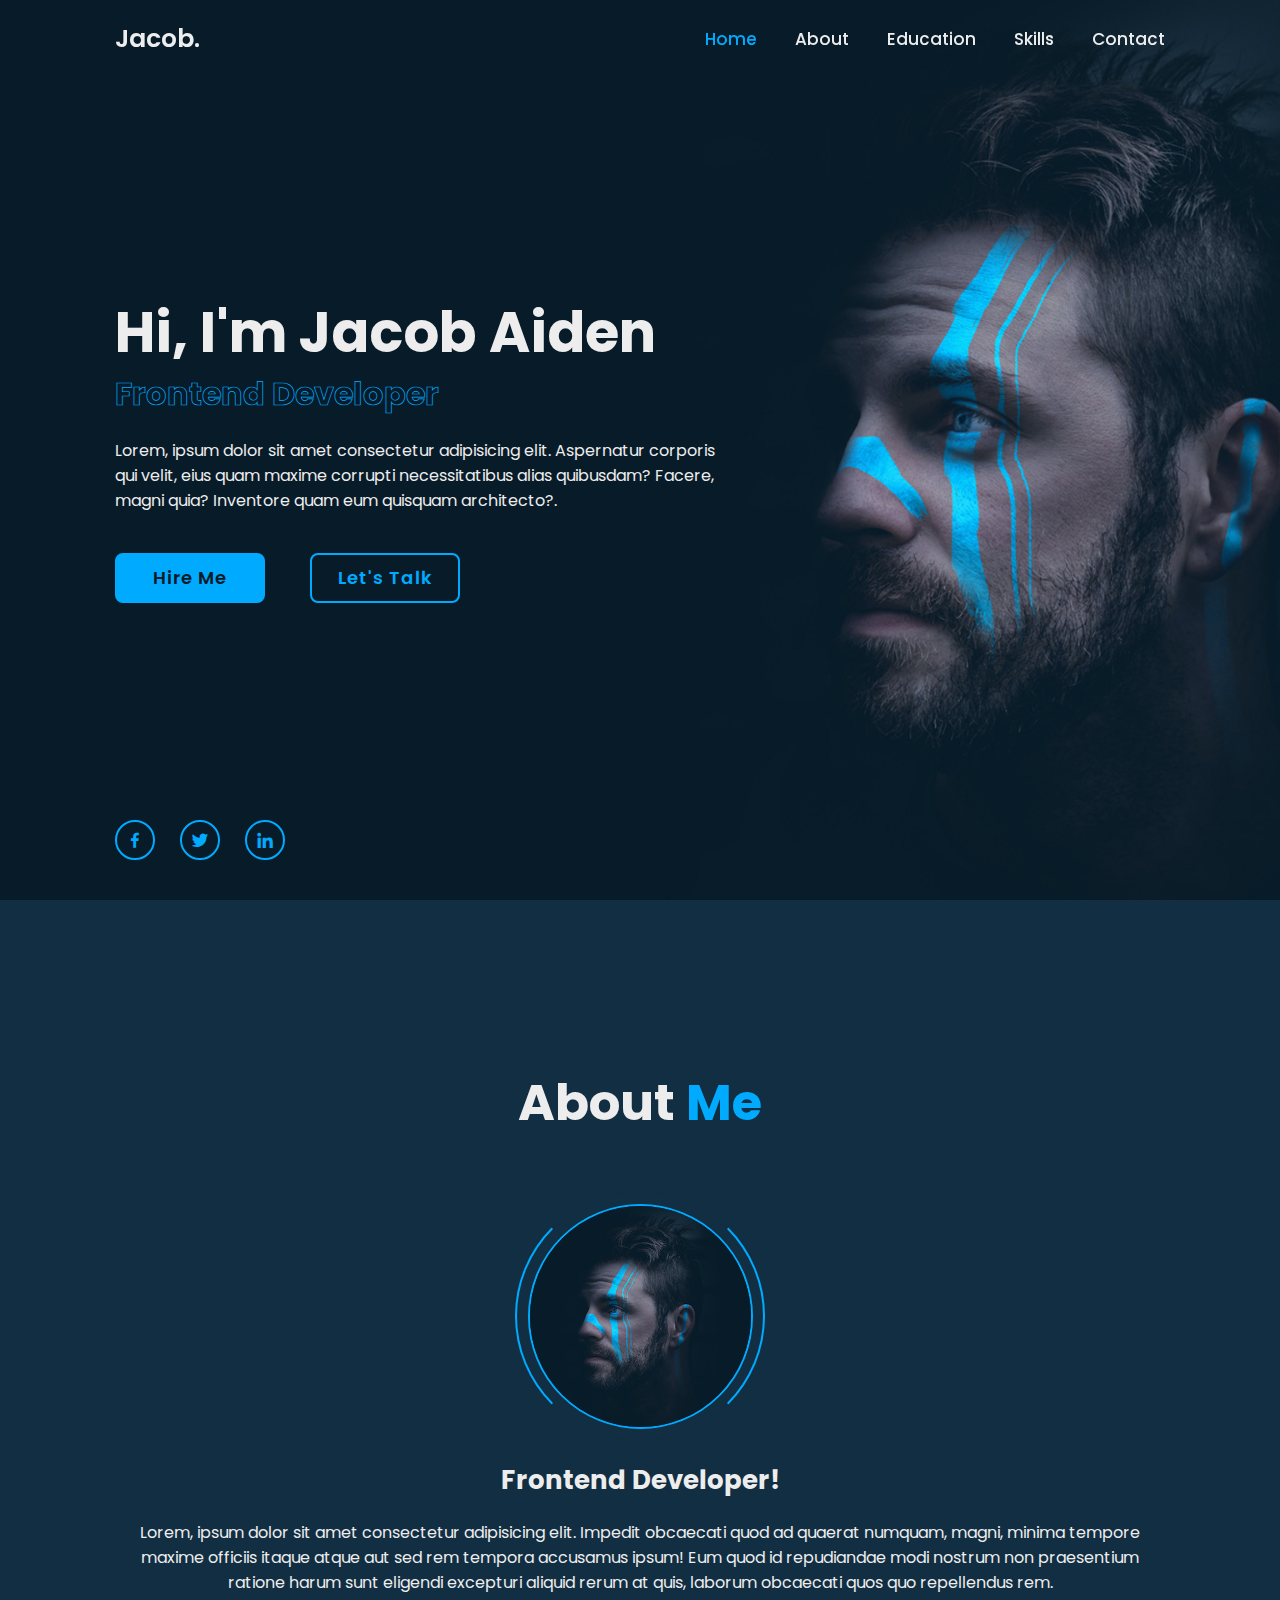
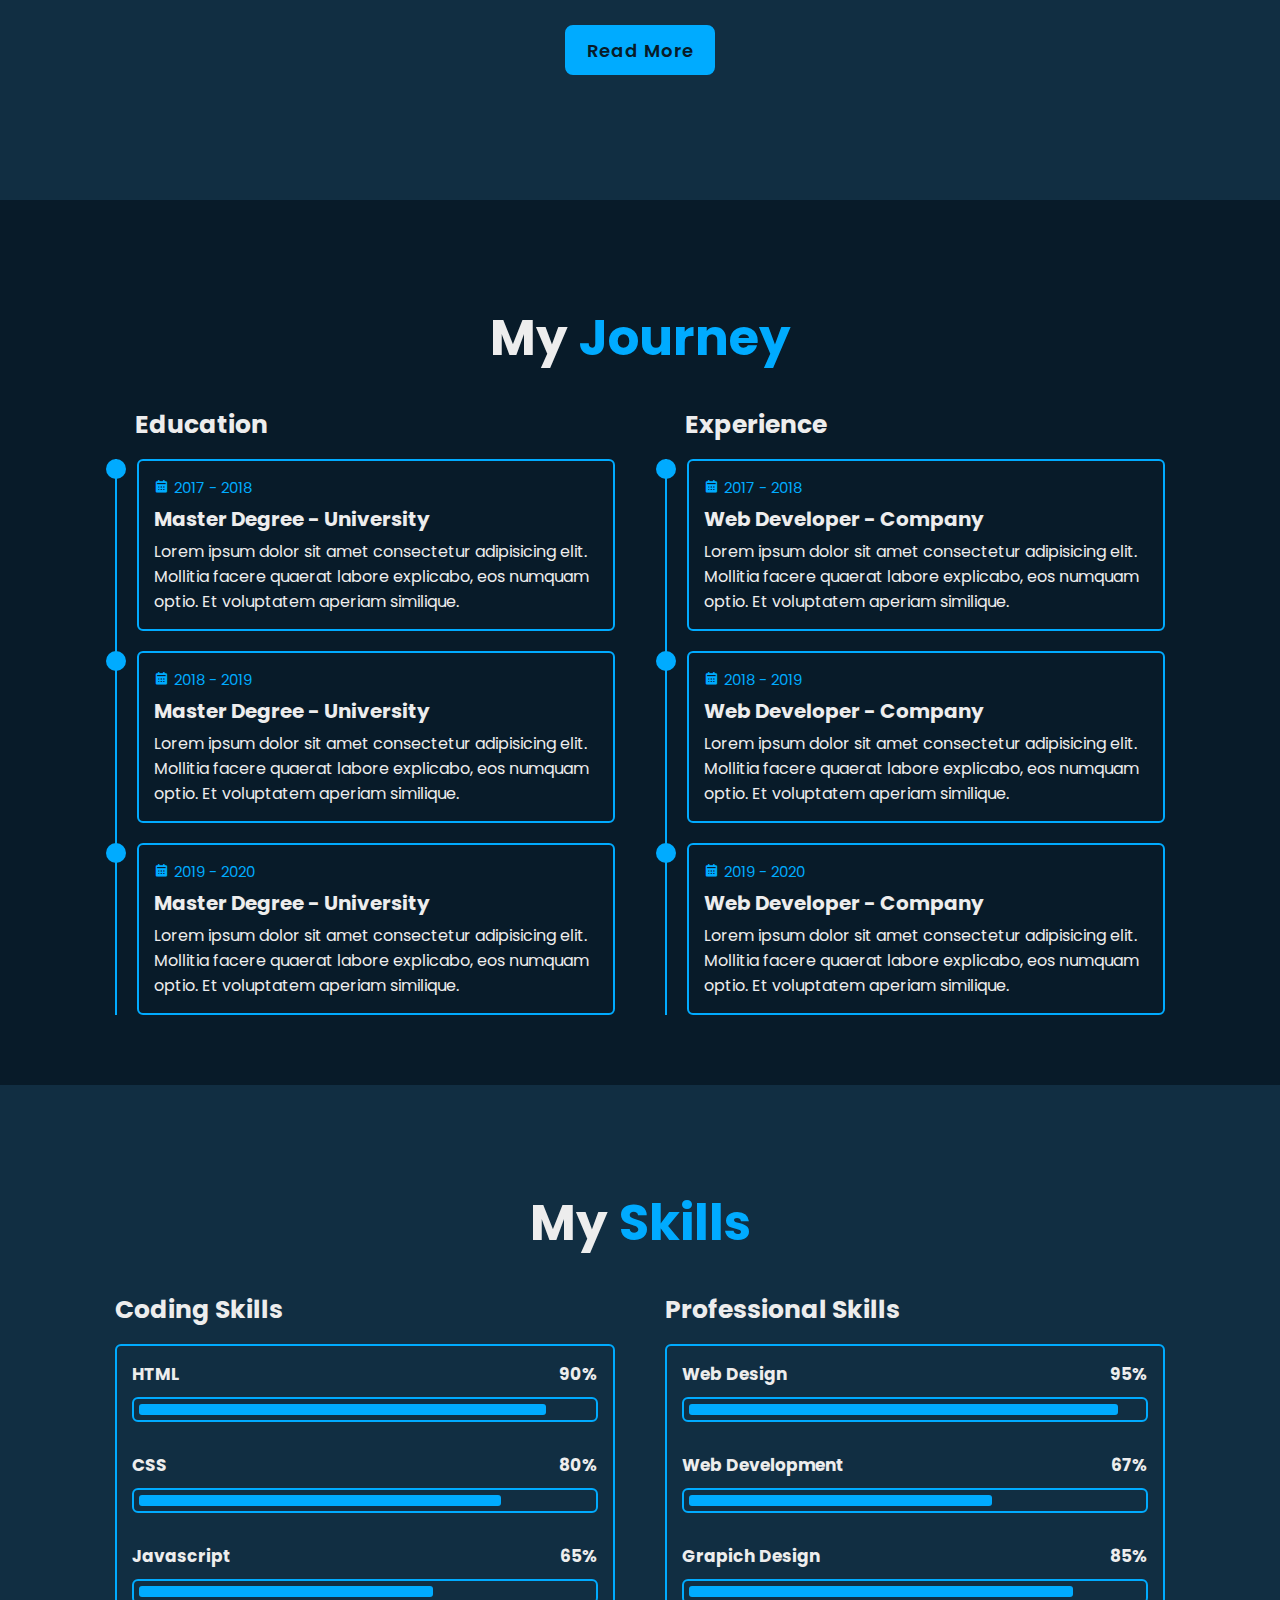
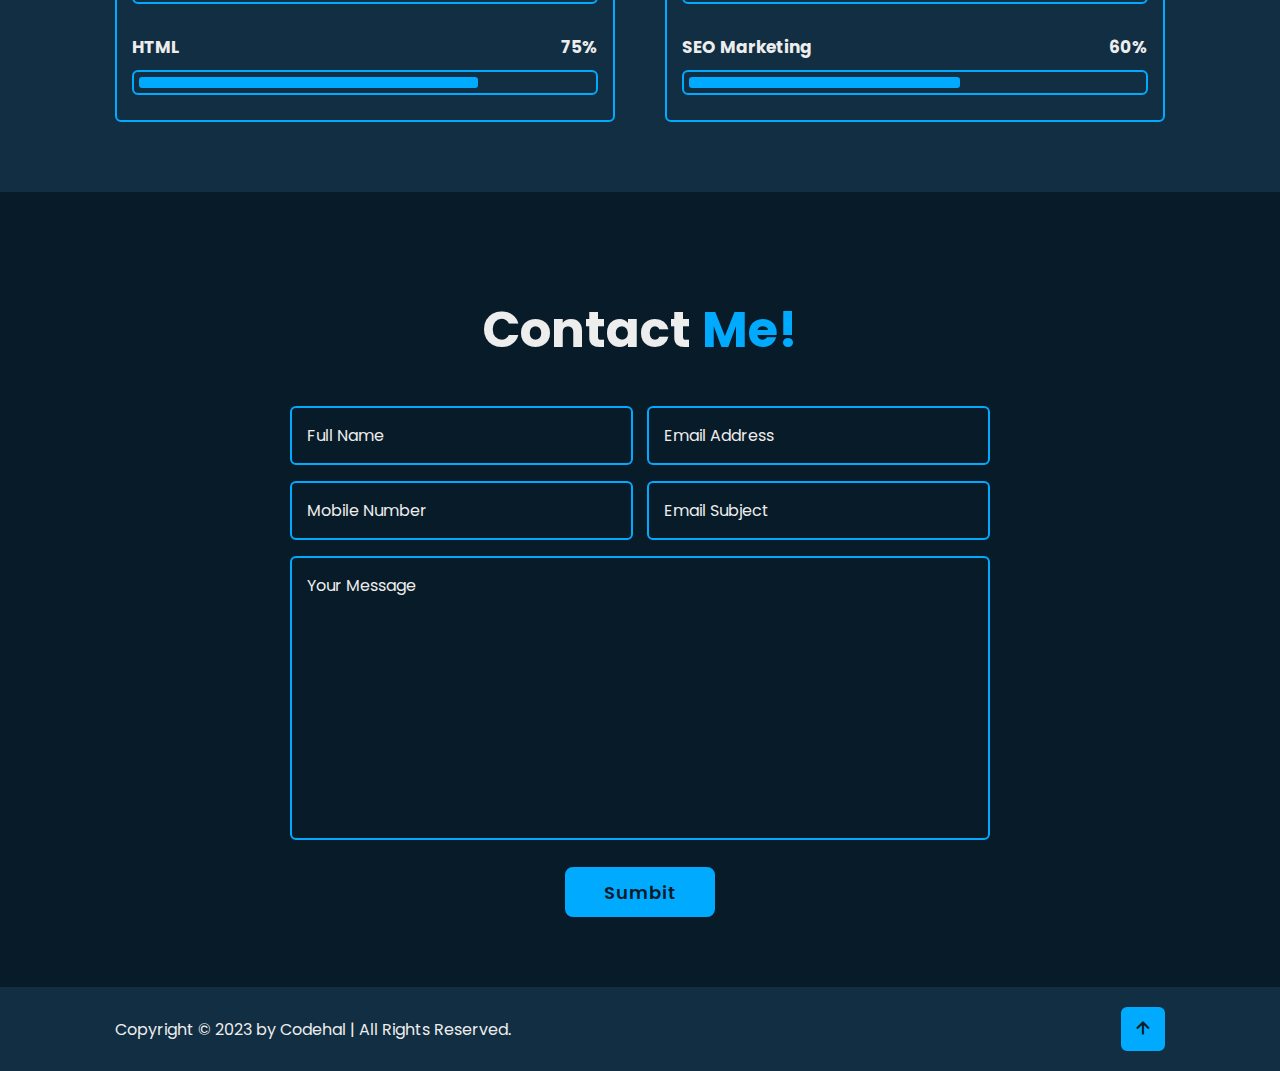
<file: index 123.html>
<!DOCTYPE html>
<html lang="en">

<head>
    <meta charset="UTF-8">
    <meta http-equiv="X-UA-Compatible" content="IE=edge">
    <meta name="viewport" content="width=device-width, initial-scale=1.0">
    <title>Complete Responsive Personal Portfolio Website HTML CSS Javascript | Codehal</title>

    <link rel="stylesheet" href="css/style.css">

    <!-- box icons -->
    <link href='https://unpkg.com/boxicons@2.1.4/css/boxicons.min.css' rel='stylesheet'>
</head>

<body>

    <!-- header design -->
    <header class="header">
        <a href="#" class="logo">Jacob.</a>

        <div class="bx bx-menu" id="menu-icon"></div>

        <nav class="navbar">
            <a href="#home" class="active">Home</a>
            <a href="#about">About</a>
            <a href="#education">Education</a>
            <a href="#skills">Skills</a>
            <a href="#contact">Contact</a>

            <span class="active-nav"></span>
        </nav>
    </header>

    <!-- home section design -->

    <section class="home" id="home">
        <div class="home-content">
            <h1>Hi, I'm <span>Jacob Aiden</span></h1>
            <div class="text-animate">
                <h3>Frontend Developer</h3>
            </div>
            <p>Lorem, ipsum dolor sit amet consectetur adipisicing elit. Aspernatur corporis qui velit, eius quam maxime
                corrupti necessitatibus alias quibusdam? Facere, magni quia? Inventore quam eum quisquam architecto?.
            </p>

            <div class="btn-box">
                <a href="#" class="btn">Hire Me</a>
                <a href="#" class="btn">Let's Talk</a>
            </div>
        </div>

        <div class="home-sci">
            <a href="#"><i class="bx bxl-facebook"></i></a>
            <a href="#"><i class="bx bxl-twitter"></i></a>
            <a href="#"><i class="bx bxl-linkedin"></i></a>
        </div>

        <div class="home-imgHover"></div>
    </section>

    <!-- about section design -->
    <section class="about" id="about">
        <h2 class="heading">About <span>Me</span></h2>

        <div class="about-img">
            <img src="images/about.jpg" alt="">
            <span class="circle-spin"></span>
        </div>

        <div class="about-content">
            <h3>Frontend Developer!</h3>
            <p>Lorem, ipsum dolor sit amet consectetur adipisicing elit. Impedit obcaecati quod ad quaerat numquam,
                magni, minima tempore maxime officiis itaque atque aut sed rem tempora accusamus ipsum! Eum quod id
                repudiandae modi nostrum non praesentium ratione harum sunt eligendi excepturi aliquid rerum at quis,
                laborum obcaecati quos quo repellendus rem.</p>

            <div class="btn-box btns">
                <a href="#" class="btn">Read More</a>
            </div>
        </div>
    </section>
    <!-- education section design -->
    <section class="education" id="education">
        <h2 class="heading">My <span>Journey</span></h2>

        <div class="education-row">
            <div class="education-column">
                <h3 class="title">Education</h3>
                <div class="education-box">
                    <div class="education-content">
                        <div class="content">
                            <div class="year"><i class="bx bxs-calendar"></i>2017 - 2018</div>
                            <h3>Master Degree - University</h3>
                            <p>Lorem ipsum dolor sit amet consectetur adipisicing elit. Mollitia facere quaerat labore
                                explicabo, eos numquam optio. Et voluptatem aperiam similique.</p>
                        </div>
                    </div>

                    <div class="education-content">
                        <div class="content">
                            <div class="year"><i class="bx bxs-calendar"></i>2018 - 2019</div>
                            <h3>Master Degree - University</h3>
                            <p>Lorem ipsum dolor sit amet consectetur adipisicing elit. Mollitia facere quaerat labore
                                explicabo, eos numquam optio. Et voluptatem aperiam similique.</p>
                        </div>
                    </div>

                    <div class="education-content">
                        <div class="content">
                            <div class="year"><i class="bx bxs-calendar"></i>2019 - 2020</div>
                            <h3>Master Degree - University</h3>
                            <p>Lorem ipsum dolor sit amet consectetur adipisicing elit. Mollitia facere quaerat labore
                                explicabo, eos numquam optio. Et voluptatem aperiam similique.</p>
                        </div>
                    </div>
                </div>
            </div>

            <div class="education-column">
                <h3 class="title">Experience</h3>
                <div class="education-box">
                    <div class="education-content">
                        <div class="content">
                            <div class="year"><i class="bx bxs-calendar"></i>2017 - 2018</div>
                            <h3>Web Developer - Company</h3>
                            <p>Lorem ipsum dolor sit amet consectetur adipisicing elit. Mollitia facere quaerat labore
                                explicabo, eos numquam optio. Et voluptatem aperiam similique.</p>
                        </div>
                    </div>

                    <div class="education-content">
                        <div class="content">
                            <div class="year"><i class="bx bxs-calendar"></i>2018 - 2019</div>
                            <h3>Web Developer - Company</h3>
                            <p>Lorem ipsum dolor sit amet consectetur adipisicing elit. Mollitia facere quaerat labore
                                explicabo, eos numquam optio. Et voluptatem aperiam similique.</p>
                        </div>
                    </div>

                    <div class="education-content">
                        <div class="content">
                            <div class="year"><i class="bx bxs-calendar"></i>2019 - 2020</div>
                            <h3>Web Developer - Company</h3>
                            <p>Lorem ipsum dolor sit amet consectetur adipisicing elit. Mollitia facere quaerat labore
                                explicabo, eos numquam optio. Et voluptatem aperiam similique.</p>
                        </div>
                    </div>
                </div>
            </div>
        </div>
    </section>

    <!-- skills section design -->

    <section class="skills" id="skills">
        <h2 class="heading">My <span>Skills</span></h2>

        <div class="skills-row">
            <div class="skills-column">
                <h3 class="title">Coding Skills</h3>

                <div class="skills-box">
                    <div class="skills-content">
                        <div class="progress">
                            <h3>HTML <span>90%</span></h3>
                            <div class="bar"><span></span></div>
                        </div>
                        <div class="progress">
                            <h3>CSS <span>80%</span></h3>
                            <div class="bar"><span></span></div>
                        </div>
                        <div class="progress">
                            <h3>Javascript <span>65%</span></h3>
                            <div class="bar"><span></span></div>
                        </div>
                        <div class="progress">
                            <h3>HTML <span>75%</span></h3>
                            <div class="bar"><span></span></div>
                        </div>
                    </div>
                </div>
            </div>

            <div class="skills-column">
                <h3 class="title">Professional Skills</h3>

                <div class="skills-box">
                    <div class="skills-content">
                        <div class="progress">
                            <h3>Web Design <span>95%</span></h3>
                            <div class="bar"><span></span></div>
                        </div>
                        <div class="progress">
                            <h3>Web Development <span>67%</span></h3>
                            <div class="bar"><span></span></div>
                        </div>
                        <div class="progress">
                            <h3>Grapich Design <span>85%</span></h3>
                            <div class="bar"><span></span></div>
                        </div>
                        <div class="progress">
                            <h3>SEO Marketing <span>60%</span></h3>
                            <div class="bar"><span></span></div>
                        </div>
                    </div>
                </div>
            </div>
        </div>
    </section>

    <!-- contact section design -->

    <section class="contact" id="contact">
        <h2 class="heading">Contact <span>Me!</span></h2>

        <form action="#">
            <div class="input-box">
                <div class="input-field">
                    <input type="text" placeholder="Full Name" required>
                    <span class="focus"></span>
                </div>
                <div class="input-field">
                    <input type="email" placeholder="Email Address" required>
                    <span class="focus"></span>
                </div>
            </div>

            <div class="input-box">
                <div class="input-field">
                    <input type="number" placeholder="Mobile Number" required>
                    <span class="focus"></span>
                </div>
                <div class="input-field">
                    <input type="email" placeholder="Email Subject" required>
                    <span class="focus"></span>
                </div>
            </div>

            <div class="textarea-field">
                <textarea name="" id="" cols="30" rows="10" placeholder="Your Message" required></textarea>
                <span class="focus"></span>
            </div>

            <div class="btn-box btns">
                <button type="submit" class="btn">Sumbit</button>
            </div>
        </form>
    </section>

    <!-- footer design -->
    <footer class="footer">
        <div class="footer-text">
            <p>Copyright &copy; 2023 by Codehal | All Rights Reserved.</p>
        </div>

        <div class="footer-iconTop">
            <a href="#"><i class="bx bx-up-arrow-alt"></i></a>
        </div>
    </footer>


    <script src="js/script.js"></script>
</body>

</html>
</file>
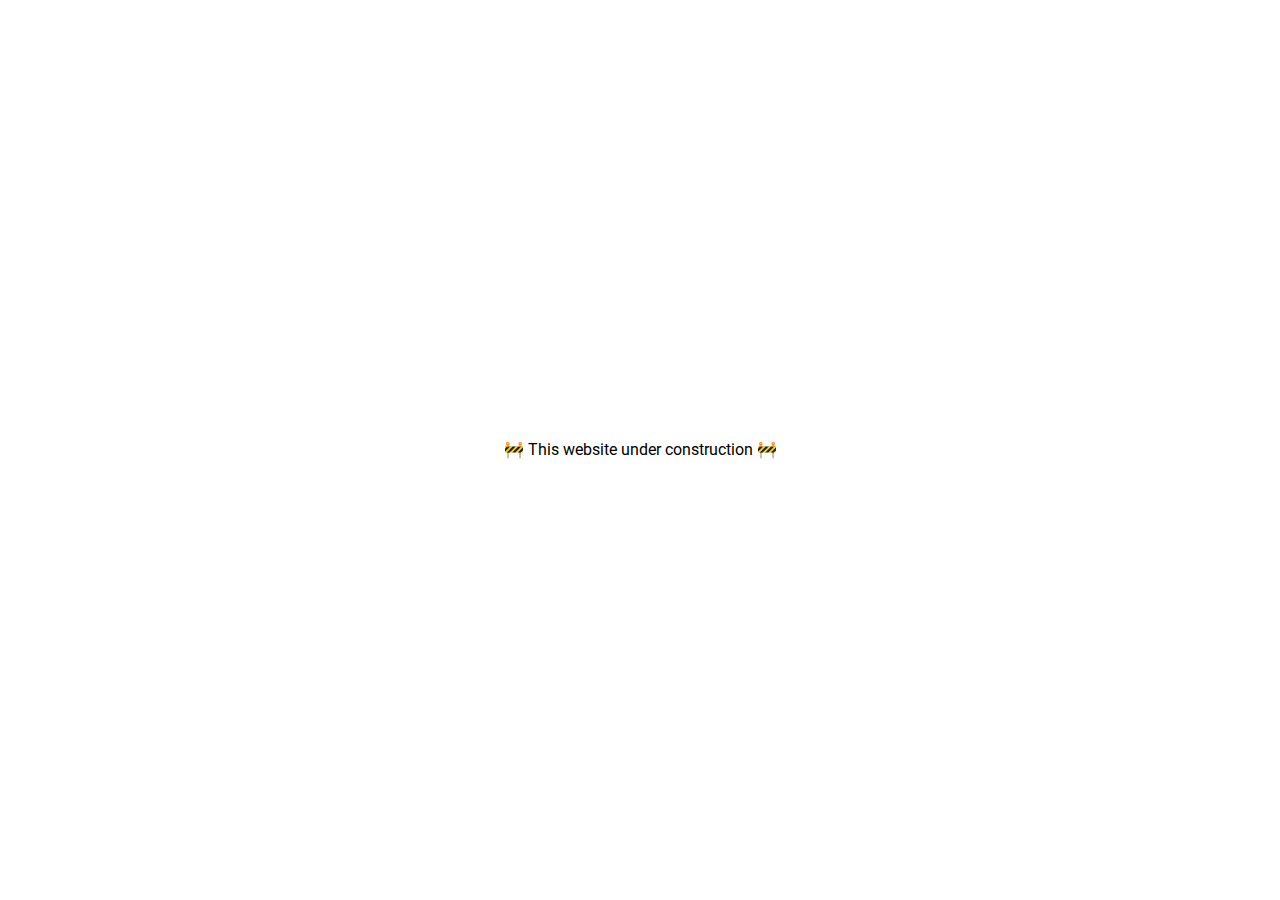
<file: index copy.html>
<!DOCTYPE html>
<!DOCTYPE html>
<html lang="id">

<head>
    <meta charset="UTF-8">
    <meta name="viewport" content="width=device-width, initial-scale=1.0">
    <title>Yordy Wirasatwika Adra'i - Software Developer</title>
    <link rel="stylesheet" href="output.css">
    <style>
        @import url('https://fonts.googleapis.com/css2?family=Outfit:wght@100..900&family=Roboto:ital,wght@0,100..900;1,100..900&display=swap');
    </style>

</head>

<body class="bg-white dark:bg-black text-black dark:text-white font-roboto">
    <div class="min-h-screen flex justify-center items-center">
       🚧 This website under construction 🚧
    </div>
</body>

</html>
</file>
<file: css/style.css>
@import url("https://fonts.googleapis.com/css2?family=Poppins:wght@300;400;500;600;700;800;900&display=swap");

* {
  margin: 0;
  padding: 0;
  box-sizing: border-box;
  text-decoration: none;
  border: none;
  outline: none;
  scroll-behavior: smooth;
  font-family: "Poppins", sans-serif;
}

:root {
  --bg-color: #081b29;
  --second-bg-color: #112e42;
  --text-color: #ededed;
  --main-color: #00abff;
}

html {
  font-size: 62.5%;
  overflow-x: hidden;
}

body {
  background: var(--bg-color);
  color: var(--text-color);
}

.header {
  position: fixed;
  top: 0;
  left: 0;
  width: 100%;
  padding: 2rem 9%;
  background: transparent;
  display: flex;
  justify-content: space-between;
  align-items: center;
  z-index: 100;
  transition: 0.3s;
}

.header.sticky {
  background: var(--bg-color);
}

.logo {
  font-size: 2.5rem;
  color: var(--text-color);
  font-weight: 600;
}

.navbar a {
  font-size: 1.7rem;
  color: var(--text-color);
  font-weight: 500;
  margin-left: 3.5rem;
}

.navbar a:hover,
.navbar a.active {
  color: var(--main-color);
}

#menu-icon {
  font-size: 3.6rem;
  color: var(--text-color);
  cursor: pointer;
  display: none;
}

section {
  min-height: 100vh;
  padding: 10rem 9% 2rem;
}

.home {
  display: flex;
  align-items: center;
  padding: 0 9%;
  background: url("/images/home.jpg") no-repeat;
  background-size: cover;
  background-position: center;
}

.home-content {
  max-width: 60rem;
}

.home-content h1 {
  font-size: 5.6rem;
  font-weight: 700;
  line-height: 1.3;
}

.home-content h1 span {
  color: var(--text-color);
}

.home-content .text-animate {
  position: relative;
  width: 32.8rem;
}

.home-content .text-animate h3 {
  font-size: 3.2rem;
  font-weight: 700;
  color: transparent;
  -webkit-text-stroke: 0.7px var(--main-color);
}

.home-content p {
  font-size: 1.6rem;
  margin: 2rem 0 4rem;
}

.btn-box {
  position: relative;
  display: flex;
  justify-content: space-between;
  width: 34.5rem;
  height: 5rem;
}

.btn-box .btn {
  position: relative;
  display: inline-flex;
  justify-content: center;
  align-items: center;
  width: 15rem;
  height: 100%;
  background: var(--main-color);
  border: 0.2rem solid var(--main-color);
  border-radius: 0.8rem;
  font-size: 1.8rem;
  font-weight: 600;
  letter-spacing: 0.1rem;
  color: var(--bg-color);
  z-index: 1;
  overflow: hidden;
  transition: 0.5s;
}

.btn-box .btn:hover {
  color: var(--main-color);
}

.btn-box .btn:nth-child(2) {
  background: transparent;
  color: var(--main-color);
}

.btn-box .btn:nth-child(2):hover {
  color: var(--bg-color);
}

.btn-box .btn:nth-child(2)::before {
  background: var(--main-color);
}

.btn-box .btn::before {
  content: "";
  position: absolute;
  top: 0;
  left: 0;
  width: 0%;
  height: 100%;
  background: var(--bg-color);
  z-index: -1;
  transition: 0.5s;
}

.btn-box .btn:hover::before {
  width: 100%;
}

.home-sci {
  position: absolute;
  bottom: 4rem;
  width: 170px;
  display: flex;
  justify-content: space-between;
}

.home-sci a {
  position: relative;
  display: inline-flex;
  justify-content: center;
  align-items: center;
  width: 40px;
  height: 40px;
  background: transparent;
  border: 0.2rem solid var(--main-color);
  border-radius: 50%;
  font-size: 20px;
  color: var(--main-color);
  z-index: 1;
  overflow: hidden;
  transition: 0.5s;
}

.home-sci a:hover {
  color: var(--bg-color);
}

.home-sci a::before {
  content: "";
  position: absolute;
  top: 0;
  left: 0;
  width: 0;
  height: 100%;
  background: var(--main-color);
  z-index: -1;
  transition: 0.5s;
}

.home-sci a:hover::before {
  width: 100%;
}

.home-imgHover {
  position: absolute;
  top: 0;
  right: 0;
  width: 45%;
  height: 100%;
  background: transparent;
  transition: 3s;
}

.home-imgHover:hover {
  background: var(--bg-color);
  opacity: 0.8;
}

.about {
  display: flex;
  justify-content: center;
  align-items: center;
  flex-direction: column;
  gap: 2rem;
  background: var(--second-bg-color);
  padding-bottom: 6rem;
}

.heading {
  font-size: 5rem;
  margin-bottom: 3rem;
  text-align: center;
}

span {
  color: var(--main-color);
}

.about-img {
  position: relative;
  width: 25rem;
  height: 25rem;
  border-radius: 50%;
  display: flex;
  justify-content: center;
  align-items: center;
}

.about-img img {
  width: 90%;
  border-radius: 50%;
  border: 0.2rem solid var(--main-color);
}

.about-img .circle-spin {
  position: absolute;
  top: 50%;
  left: 50%;
  transform: translate(-50%, -50%) rotate(0);
  width: 100%;
  height: 100%;
  border-radius: 50%;
  border-top: 0.2rem solid var(--second-bg-color);
  border-bottom: 0.2rem solid var(--second-bg-color);
  border-left: 0.2rem solid var(--main-color);
  border-right: 0.2rem solid var(--main-color);
}

.about-content {
  text-align: center;
}

.about-content h3 {
  font-size: 2.6rem;
}

.about-content p {
  font-size: 1.6rem;
  margin: 2rem 0 3rem;
}

.btn-box.btns {
  display: inline-block;
  width: 15rem;
}

.btn-box.btns a::before {
  background: var(--second-bg-color);
}

.education {
  display: flex;
  justify-content: center;
  align-items: center;
  flex-direction: column;
  min-height: auto;
  padding-bottom: 5rem;
}

.education .education-row {
  display: flex;
  flex-wrap: wrap;
  gap: 5rem;
}

.education-row .education-column {
  flex: 1 1 40rem;
}

.education-column .title {
  font-size: 2.5rem;
  margin: 0 0 1.5rem 2rem;
}

.education-column .education-box {
  border-left: 0.2rem solid var(--main-color);
}

.education-box .education-content {
  position: relative;
  padding-left: 2rem;
}

.education-box .education-content::before {
  content: "";
  position: absolute;
  top: 0;
  left: -1.1rem;
  width: 2rem;
  height: 2rem;
  background: var(--main-color);
  border-radius: 50%;
}

.education-content .content {
  position: relative;
  padding: 1.5rem;
  border: 0.2rem solid var(--main-color);
  border-radius: 0.6rem;
  margin-bottom: 2rem;
  overflow: hidden;
}

.education-content .content::before {
  content: "";
  position: absolute;
  top: 0;
  left: 0;
  width: 0;
  height: 100%;
  background: var(--second-bg-color);
  z-index: -1;
  transition: 0.5s;
}

.education-content .content:hover::before {
  width: 100%;
}

.education-content .content .year {
  font-size: 1.5rem;
  color: var(--main-color);
  padding-bottom: 0.5rem;
}

.education-content .content .year i {
  padding-right: 0.5rem;
}

.education-content .content h3 {
  font-size: 2rem;
}

.education-content .content p {
  font-size: 1.6rem;
  padding-top: 0.5rem;
}

/* SKILLS */

.skills {
  min-height: auto;
  padding-bottom: 7rem;
  background: var(--second-bg-color);
}

.skills .skills-row {
  display: flex;
  flex-wrap: wrap;
  gap: 5rem;
}

.skills-row .skills-column {
  flex: 1 1 40rem;
}

.skills-column .title {
  font-size: 2.5rem;
  margin: 0 0 1.5rem;
}

.skills-box .skills-content {
  position: relative;
  border: 0.2rem solid var(--main-color);
  border-radius: 0.6rem;
  padding: 0.5rem 1.5rem;
  z-index: 1;
  overflow: hidden;
}

.skills-box .skills-content::before {
  content: "";
  position: absolute;
  top: 0;
  left: 0;
  width: 0;
  height: 100%;
  background: var(--bg-color);
  z-index: -1;
  transition: 0.5s;
}

.skills-box .skills-content:hover::before {
  width: 100%;
}

.skills-content .progress {
  padding: 1rem 0;
}

.skills-content .progress h3 {
  font-size: 1.7rem;
  display: flex;
  justify-content: space-between;
}

.skills-content .progress h3 span {
  color: var(--text-color);
}

.skills-content .progress .bar {
  height: 2.5rem;
  border-radius: 0.6rem;
  border: 0.2rem solid var(--main-color);
  padding: 0.5rem;
  margin: 1rem 0;
}

.skills-content .progress .bar span {
  display: block;
  height: 100%;
  border-radius: 0.3rem;
  background: var(--main-color);
}

.skills-column:nth-child(1) .skills-content .progress:nth-child(1) .bar span {
  width: 90%;
}

.skills-column:nth-child(1) .skills-content .progress:nth-child(2) .bar span {
  width: 80%;
}

.skills-column:nth-child(1) .skills-content .progress:nth-child(3) .bar span {
  width: 65%;
}

.skills-column:nth-child(1) .skills-content .progress:nth-child(4) .bar span {
  width: 75%;
}

.skills-column:nth-child(2) .skills-content .progress:nth-child(1) .bar span {
  width: 95%;
}

.skills-column:nth-child(2) .skills-content .progress:nth-child(2) .bar span {
  width: 67%;
}

.skills-column:nth-child(2) .skills-content .progress:nth-child(3) .bar span {
  width: 85%;
}

.skills-column:nth-child(2) .skills-content .progress:nth-child(4) .bar span {
  width: 60%;
}

/* Contact */
.contact {
  min-height: auto;
  padding-bottom: 7rem;
}

.contact form {
  max-width: 70rem;
  margin: 0 auto;
  text-align: center;
}

.contact form .input-box {
  position: relative;
  display: flex;
  justify-content: space-between;
  flex-wrap: wrap;
}

.contact form .input-box .input-field {
  position: relative;
  width: 49%;
  margin: 0.8rem 0;
}

.contact form .input-box .input-field input,
.contact form .textarea-field textarea {
  width: 100%;
  height: 100%;
  padding: 1.5rem;
  font-size: 1.6rem;
  color: var(--text-color);
  background: transparent;
  border-radius: 0.6rem;
  border: 0.2rem solid var(--main-color);
}

.contact form .input-box .input-field input::placeholder,
.contact form .textarea-field textarea::placeholder {
  color: var(--text-color);
}

.contact form .focus {
  position: absolute;
  top: 0;
  left: 0;
  width: 0;
  height: 100%;
  background: var(--second-bg-color);
  border-radius: 0.6rem;
  z-index: -1;
  transition: 0.5s;
}

.contact form .input-box .input-field input:focus~.focus,
.contact form .input-box .input-field input:valid~.focus,
.contact form .textarea-field textarea:focus~.focus,
.contact form .textarea-field textarea:valid~.focus {
  width: 100%;
}

.contact form .textarea-field {
  position: relative;
  margin: 0.8rem 0 2.7rem;
  display: flex;
}

.contact form .textarea-field textarea {
  resize: none;
}

.contact form .btn-box.btns .btn {
  cursor: pointer;
}

/* Footer */

.footer {
  display: flex;
  justify-content: space-between;
  align-items: center;
  flex-wrap: wrap;
  padding: 2rem 9%;
  background: var(--second-bg-color);
}

.footer-text p {
  font-size: 1.6rem;
}

.footer-iconTop a {
  position: relative;
  display: inline-flex;
  justify-content: center;
  align-items: center;
  padding: 0.8rem;
  background: var(--main-color);
  border: 0.2rem solid var(--main-color);
  border-radius: 0.6rem;
  z-index: 1;
  overflow: hidden;
}

.footer-iconTop a::before {
  content: "";
  position: absolute;
  top: 0;
  left: 0;
  width: 0;
  height: 100%;
  background: var(--second-bg-color);
  transition: 0.5s;
  z-index: -1;
}

.footer-iconTop a:hover::before {
  width: 100%;
}

.footer-iconTop a i {
  font-size: 2.4rem;
  color: var(--bg-color);
  transition: 0.5s;
}

.footer-iconTop a:hover i {
  color: var(--main-color);
}

/* Breakpoints */
@media (max-width: 1200px) {
  html {
    font-size: 55%;
  }
}

@media (max-width: 992px) {
  .header {
    padding: 2rem 4%;
  }

  section {
    padding: 10rem 4% 2rem;
  }

  .home {
    padding: 0 4%;
  }

  .footer {
    padding: 2rem 4%;
  }
}

@media (max-width: 768px) {
  .header {
    background: var(--bg-color);
  }

  #menu-icon {
    display: block;
  }

  .navbar {
    position: absolute;
    top: 100%;
    left: 0;
    width: 100%;
    padding: 1rem 4%;
    background: var(--bg-color);
    box-shadow: 0 .5rem 1rem rgba(0, 0, 0, .2);
    transition: .25s ease;
    transition-delay: .25s;
  }

  .navbar.active {
    left: 0;
    transition-delay: 0s;
  }

  .navbar a {
    display: block;
    font-size: 2rem;
    margin: 3rem 0;
  }
}
</file>
<file: style.css>
/*! tailwindcss v4.1.17 | MIT License | https://tailwindcss.com */
@layer properties;
@layer theme, base, components, utilities;
@layer theme {
  :root, :host {
    --font-sans: ui-sans-serif, system-ui, sans-serif, "Apple Color Emoji",
      "Segoe UI Emoji", "Segoe UI Symbol", "Noto Color Emoji";
    --font-mono: ui-monospace, SFMono-Regular, Menlo, Monaco, Consolas, "Liberation Mono",
      "Courier New", monospace;
    --color-orange-600: oklch(64.6% 0.222 41.116);
    --color-yellow-600: oklch(68.1% 0.162 75.834);
    --color-green-600: oklch(62.7% 0.194 149.214);
    --color-cyan-400: oklch(78.9% 0.154 211.53);
    --color-cyan-600: oklch(60.9% 0.126 221.723);
    --color-cyan-700: oklch(52% 0.105 223.128);
    --color-blue-600: oklch(54.6% 0.245 262.881);
    --color-purple-800: oklch(43.8% 0.218 303.724);
    --color-gray-100: oklch(96.7% 0.003 264.542);
    --color-gray-200: oklch(92.8% 0.006 264.531);
    --color-gray-300: oklch(87.2% 0.01 258.338);
    --color-gray-400: oklch(70.7% 0.022 261.325);
    --color-gray-500: oklch(55.1% 0.027 264.364);
    --color-gray-700: oklch(37.3% 0.034 259.733);
    --color-gray-800: oklch(27.8% 0.033 256.848);
    --color-gray-900: oklch(21% 0.034 264.665);
    --color-white: #fff;
    --spacing: 0.25rem;
    --container-2xl: 42rem;
    --container-4xl: 56rem;
    --container-6xl: 72rem;
    --container-7xl: 80rem;
    --text-sm: 0.875rem;
    --text-sm--line-height: calc(1.25 / 0.875);
    --text-lg: 1.125rem;
    --text-lg--line-height: calc(1.75 / 1.125);
    --text-xl: 1.25rem;
    --text-xl--line-height: calc(1.75 / 1.25);
    --text-2xl: 1.5rem;
    --text-2xl--line-height: calc(2 / 1.5);
    --text-4xl: 2.25rem;
    --text-4xl--line-height: calc(2.5 / 2.25);
    --text-5xl: 3rem;
    --text-5xl--line-height: 1;
    --text-7xl: 4.5rem;
    --text-7xl--line-height: 1;
    --font-weight-semibold: 600;
    --font-weight-bold: 700;
    --leading-relaxed: 1.625;
    --radius-lg: 0.5rem;
    --blur-sm: 8px;
    --default-transition-duration: 150ms;
    --default-transition-timing-function: cubic-bezier(0.4, 0, 0.2, 1);
    --default-font-family: var(--font-sans);
    --default-mono-font-family: var(--font-mono);
  }
}
@layer base {
  *, ::after, ::before, ::backdrop, ::file-selector-button {
    box-sizing: border-box;
    margin: 0;
    padding: 0;
    border: 0 solid;
  }
  html, :host {
    line-height: 1.5;
    -webkit-text-size-adjust: 100%;
    tab-size: 4;
    font-family: var(--default-font-family, ui-sans-serif, system-ui, sans-serif, "Apple Color Emoji", "Segoe UI Emoji", "Segoe UI Symbol", "Noto Color Emoji");
    font-feature-settings: var(--default-font-feature-settings, normal);
    font-variation-settings: var(--default-font-variation-settings, normal);
    -webkit-tap-highlight-color: transparent;
  }
  hr {
    height: 0;
    color: inherit;
    border-top-width: 1px;
  }
  abbr:where([title]) {
    -webkit-text-decoration: underline dotted;
    text-decoration: underline dotted;
  }
  h1, h2, h3, h4, h5, h6 {
    font-size: inherit;
    font-weight: inherit;
  }
  a {
    color: inherit;
    -webkit-text-decoration: inherit;
    text-decoration: inherit;
  }
  b, strong {
    font-weight: bolder;
  }
  code, kbd, samp, pre {
    font-family: var(--default-mono-font-family, ui-monospace, SFMono-Regular, Menlo, Monaco, Consolas, "Liberation Mono", "Courier New", monospace);
    font-feature-settings: var(--default-mono-font-feature-settings, normal);
    font-variation-settings: var(--default-mono-font-variation-settings, normal);
    font-size: 1em;
  }
  small {
    font-size: 80%;
  }
  sub, sup {
    font-size: 75%;
    line-height: 0;
    position: relative;
    vertical-align: baseline;
  }
  sub {
    bottom: -0.25em;
  }
  sup {
    top: -0.5em;
  }
  table {
    text-indent: 0;
    border-color: inherit;
    border-collapse: collapse;
  }
  :-moz-focusring {
    outline: auto;
  }
  progress {
    vertical-align: baseline;
  }
  summary {
    display: list-item;
  }
  ol, ul, menu {
    list-style: none;
  }
  img, svg, video, canvas, audio, iframe, embed, object {
    display: block;
    vertical-align: middle;
  }
  img, video {
    max-width: 100%;
    height: auto;
  }
  button, input, select, optgroup, textarea, ::file-selector-button {
    font: inherit;
    font-feature-settings: inherit;
    font-variation-settings: inherit;
    letter-spacing: inherit;
    color: inherit;
    border-radius: 0;
    background-color: transparent;
    opacity: 1;
  }
  :where(select:is([multiple], [size])) optgroup {
    font-weight: bolder;
  }
  :where(select:is([multiple], [size])) optgroup option {
    padding-inline-start: 20px;
  }
  ::file-selector-button {
    margin-inline-end: 4px;
  }
  ::placeholder {
    opacity: 1;
  }
  @supports (not (-webkit-appearance: -apple-pay-button))  or (contain-intrinsic-size: 1px) {
    ::placeholder {
      color: currentcolor;
      @supports (color: color-mix(in lab, red, red)) {
        color: color-mix(in oklab, currentcolor 50%, transparent);
      }
    }
  }
  textarea {
    resize: vertical;
  }
  ::-webkit-search-decoration {
    -webkit-appearance: none;
  }
  ::-webkit-date-and-time-value {
    min-height: 1lh;
    text-align: inherit;
  }
  ::-webkit-datetime-edit {
    display: inline-flex;
  }
  ::-webkit-datetime-edit-fields-wrapper {
    padding: 0;
  }
  ::-webkit-datetime-edit, ::-webkit-datetime-edit-year-field, ::-webkit-datetime-edit-month-field, ::-webkit-datetime-edit-day-field, ::-webkit-datetime-edit-hour-field, ::-webkit-datetime-edit-minute-field, ::-webkit-datetime-edit-second-field, ::-webkit-datetime-edit-millisecond-field, ::-webkit-datetime-edit-meridiem-field {
    padding-block: 0;
  }
  ::-webkit-calendar-picker-indicator {
    line-height: 1;
  }
  :-moz-ui-invalid {
    box-shadow: none;
  }
  button, input:where([type="button"], [type="reset"], [type="submit"]), ::file-selector-button {
    appearance: button;
  }
  ::-webkit-inner-spin-button, ::-webkit-outer-spin-button {
    height: auto;
  }
  [hidden]:where(:not([hidden="until-found"])) {
    display: none !important;
  }
}
@layer utilities {
  .absolute {
    position: absolute;
  }
  .fixed {
    position: fixed;
  }
  .relative {
    position: relative;
  }
  .top-0 {
    top: calc(var(--spacing) * 0);
  }
  .right-8 {
    right: calc(var(--spacing) * 8);
  }
  .bottom-8 {
    bottom: calc(var(--spacing) * 8);
  }
  .z-50 {
    z-index: 50;
  }
  .container {
    width: 100%;
    @media (width >= 40rem) {
      max-width: 40rem;
    }
    @media (width >= 48rem) {
      max-width: 48rem;
    }
    @media (width >= 64rem) {
      max-width: 64rem;
    }
    @media (width >= 80rem) {
      max-width: 80rem;
    }
    @media (width >= 96rem) {
      max-width: 96rem;
    }
  }
  .mx-8 {
    margin-inline: calc(var(--spacing) * 8);
  }
  .mx-32 {
    margin-inline: calc(var(--spacing) * 32);
  }
  .mx-auto {
    margin-inline: auto;
  }
  .mt-2 {
    margin-top: calc(var(--spacing) * 2);
  }
  .mt-4 {
    margin-top: calc(var(--spacing) * 4);
  }
  .mt-8 {
    margin-top: calc(var(--spacing) * 8);
  }
  .mt-16 {
    margin-top: calc(var(--spacing) * 16);
  }
  .mr-32 {
    margin-right: calc(var(--spacing) * 32);
  }
  .mb-2 {
    margin-bottom: calc(var(--spacing) * 2);
  }
  .mb-4 {
    margin-bottom: calc(var(--spacing) * 4);
  }
  .mb-8 {
    margin-bottom: calc(var(--spacing) * 8);
  }
  .mb-12 {
    margin-bottom: calc(var(--spacing) * 12);
  }
  .ml-4 {
    margin-left: calc(var(--spacing) * 4);
  }
  .block {
    display: block;
  }
  .flex {
    display: flex;
  }
  .grid {
    display: grid;
  }
  .hidden {
    display: none;
  }
  .table {
    display: table;
  }
  .h-6 {
    height: calc(var(--spacing) * 6);
  }
  .h-12 {
    height: calc(var(--spacing) * 12);
  }
  .h-16 {
    height: calc(var(--spacing) * 16);
  }
  .h-auto {
    height: auto;
  }
  .h-screen {
    height: 100vh;
  }
  .min-h-screen {
    min-height: 100vh;
  }
  .w-6 {
    width: calc(var(--spacing) * 6);
  }
  .w-12 {
    width: calc(var(--spacing) * 12);
  }
  .w-full {
    width: 100%;
  }
  .max-w-2xl {
    max-width: var(--container-2xl);
  }
  .max-w-4xl {
    max-width: var(--container-4xl);
  }
  .max-w-6xl {
    max-width: var(--container-6xl);
  }
  .max-w-7xl {
    max-width: var(--container-7xl);
  }
  .max-w-\[727px\] {
    max-width: 727px;
  }
  .flex-1 {
    flex: 1;
  }
  .flex-shrink-0 {
    flex-shrink: 0;
  }
  .transform {
    transform: var(--tw-rotate-x,) var(--tw-rotate-y,) var(--tw-rotate-z,) var(--tw-skew-x,) var(--tw-skew-y,);
  }
  .list-inside {
    list-style-position: inside;
  }
  .list-disc {
    list-style-type: disc;
  }
  .grid-flow-col {
    grid-auto-flow: column;
  }
  .grid-cols-3 {
    grid-template-columns: repeat(3, minmax(0, 1fr));
  }
  .flex-col {
    flex-direction: column;
  }
  .flex-row {
    flex-direction: row;
  }
  .flex-wrap {
    flex-wrap: wrap;
  }
  .items-center {
    align-items: center;
  }
  .items-start {
    align-items: flex-start;
  }
  .justify-between {
    justify-content: space-between;
  }
  .justify-center {
    justify-content: center;
  }
  .gap-2 {
    gap: calc(var(--spacing) * 2);
  }
  .gap-4 {
    gap: calc(var(--spacing) * 4);
  }
  .gap-6 {
    gap: calc(var(--spacing) * 6);
  }
  .gap-8 {
    gap: calc(var(--spacing) * 8);
  }
  .gap-16 {
    gap: calc(var(--spacing) * 16);
  }
  .space-y-1 {
    :where(& > :not(:last-child)) {
      --tw-space-y-reverse: 0;
      margin-block-start: calc(calc(var(--spacing) * 1) * var(--tw-space-y-reverse));
      margin-block-end: calc(calc(var(--spacing) * 1) * calc(1 - var(--tw-space-y-reverse)));
    }
  }
  .space-y-6 {
    :where(& > :not(:last-child)) {
      --tw-space-y-reverse: 0;
      margin-block-start: calc(calc(var(--spacing) * 6) * var(--tw-space-y-reverse));
      margin-block-end: calc(calc(var(--spacing) * 6) * calc(1 - var(--tw-space-y-reverse)));
    }
  }
  .space-y-8 {
    :where(& > :not(:last-child)) {
      --tw-space-y-reverse: 0;
      margin-block-start: calc(calc(var(--spacing) * 8) * var(--tw-space-y-reverse));
      margin-block-end: calc(calc(var(--spacing) * 8) * calc(1 - var(--tw-space-y-reverse)));
    }
  }
  .space-x-8 {
    :where(& > :not(:last-child)) {
      --tw-space-x-reverse: 0;
      margin-inline-start: calc(calc(var(--spacing) * 8) * var(--tw-space-x-reverse));
      margin-inline-end: calc(calc(var(--spacing) * 8) * calc(1 - var(--tw-space-x-reverse)));
    }
  }
  .scroll-smooth {
    scroll-behavior: smooth;
  }
  .rounded {
    border-radius: 0.25rem;
  }
  .rounded-full {
    border-radius: calc(infinity * 1px);
  }
  .rounded-lg {
    border-radius: var(--radius-lg);
  }
  .border {
    border-style: var(--tw-border-style);
    border-width: 1px;
  }
  .border-2 {
    border-style: var(--tw-border-style);
    border-width: 2px;
  }
  .border-t {
    border-top-style: var(--tw-border-style);
    border-top-width: 1px;
  }
  .border-b {
    border-bottom-style: var(--tw-border-style);
    border-bottom-width: 1px;
  }
  .border-l-2 {
    border-left-style: var(--tw-border-style);
    border-left-width: 2px;
  }
  .border-blue-600 {
    border-color: var(--color-blue-600);
  }
  .border-cyan-600 {
    border-color: var(--color-cyan-600);
  }
  .border-gray-700 {
    border-color: var(--color-gray-700);
  }
  .border-gray-800 {
    border-color: var(--color-gray-800);
  }
  .border-green-600 {
    border-color: var(--color-green-600);
  }
  .border-orange-600 {
    border-color: var(--color-orange-600);
  }
  .border-purple-800 {
    border-color: var(--color-purple-800);
  }
  .border-yellow-600 {
    border-color: var(--color-yellow-600);
  }
  .bg-blue-600\/20 {
    background-color: color-mix(in srgb, oklch(54.6% 0.245 262.881) 20%, transparent);
    @supports (color: color-mix(in lab, red, red)) {
      background-color: color-mix(in oklab, var(--color-blue-600) 20%, transparent);
    }
  }
  .bg-cyan-600 {
    background-color: var(--color-cyan-600);
  }
  .bg-cyan-600\/20 {
    background-color: color-mix(in srgb, oklch(60.9% 0.126 221.723) 20%, transparent);
    @supports (color: color-mix(in lab, red, red)) {
      background-color: color-mix(in oklab, var(--color-cyan-600) 20%, transparent);
    }
  }
  .bg-gray-800 {
    background-color: var(--color-gray-800);
  }
  .bg-gray-800\/50 {
    background-color: color-mix(in srgb, oklch(27.8% 0.033 256.848) 50%, transparent);
    @supports (color: color-mix(in lab, red, red)) {
      background-color: color-mix(in oklab, var(--color-gray-800) 50%, transparent);
    }
  }
  .bg-gray-900 {
    background-color: var(--color-gray-900);
  }
  .bg-gray-900\/95 {
    background-color: color-mix(in srgb, oklch(21% 0.034 264.665) 95%, transparent);
    @supports (color: color-mix(in lab, red, red)) {
      background-color: color-mix(in oklab, var(--color-gray-900) 95%, transparent);
    }
  }
  .bg-green-600\/20 {
    background-color: color-mix(in srgb, oklch(62.7% 0.194 149.214) 20%, transparent);
    @supports (color: color-mix(in lab, red, red)) {
      background-color: color-mix(in oklab, var(--color-green-600) 20%, transparent);
    }
  }
  .bg-orange-600\/20 {
    background-color: color-mix(in srgb, oklch(64.6% 0.222 41.116) 20%, transparent);
    @supports (color: color-mix(in lab, red, red)) {
      background-color: color-mix(in oklab, var(--color-orange-600) 20%, transparent);
    }
  }
  .bg-yellow-600\/20 {
    background-color: color-mix(in srgb, oklch(68.1% 0.162 75.834) 20%, transparent);
    @supports (color: color-mix(in lab, red, red)) {
      background-color: color-mix(in oklab, var(--color-yellow-600) 20%, transparent);
    }
  }
  .p-3 {
    padding: calc(var(--spacing) * 3);
  }
  .p-6 {
    padding: calc(var(--spacing) * 6);
  }
  .p-8 {
    padding: calc(var(--spacing) * 8);
  }
  .px-2 {
    padding-inline: calc(var(--spacing) * 2);
  }
  .px-3 {
    padding-inline: calc(var(--spacing) * 3);
  }
  .px-4 {
    padding-inline: calc(var(--spacing) * 4);
  }
  .px-8 {
    padding-inline: calc(var(--spacing) * 8);
  }
  .py-1 {
    padding-block: calc(var(--spacing) * 1);
  }
  .py-2 {
    padding-block: calc(var(--spacing) * 2);
  }
  .py-3 {
    padding-block: calc(var(--spacing) * 3);
  }
  .py-8 {
    padding-block: calc(var(--spacing) * 8);
  }
  .py-20 {
    padding-block: calc(var(--spacing) * 20);
  }
  .pt-2 {
    padding-top: calc(var(--spacing) * 2);
  }
  .pt-16 {
    padding-top: calc(var(--spacing) * 16);
  }
  .pb-3 {
    padding-bottom: calc(var(--spacing) * 3);
  }
  .pl-4 {
    padding-left: calc(var(--spacing) * 4);
  }
  .text-center {
    text-align: center;
  }
  .text-left {
    text-align: left;
  }
  .text-right {
    text-align: right;
  }
  .text-2xl {
    font-size: var(--text-2xl);
    line-height: var(--tw-leading, var(--text-2xl--line-height));
  }
  .text-4xl {
    font-size: var(--text-4xl);
    line-height: var(--tw-leading, var(--text-4xl--line-height));
  }
  .text-5xl {
    font-size: var(--text-5xl);
    line-height: var(--tw-leading, var(--text-5xl--line-height));
  }
  .text-lg {
    font-size: var(--text-lg);
    line-height: var(--tw-leading, var(--text-lg--line-height));
  }
  .text-sm {
    font-size: var(--text-sm);
    line-height: var(--tw-leading, var(--text-sm--line-height));
  }
  .text-xl {
    font-size: var(--text-xl);
    line-height: var(--tw-leading, var(--text-xl--line-height));
  }
  .leading-16 {
    --tw-leading: calc(var(--spacing) * 16);
    line-height: calc(var(--spacing) * 16);
  }
  .leading-relaxed {
    --tw-leading: var(--leading-relaxed);
    line-height: var(--leading-relaxed);
  }
  .font-bold {
    --tw-font-weight: var(--font-weight-bold);
    font-weight: var(--font-weight-bold);
  }
  .font-semibold {
    --tw-font-weight: var(--font-weight-semibold);
    font-weight: var(--font-weight-semibold);
  }
  .text-cyan-400 {
    color: var(--color-cyan-400);
  }
  .text-gray-100 {
    color: var(--color-gray-100);
  }
  .text-gray-200 {
    color: var(--color-gray-200);
  }
  .text-gray-300 {
    color: var(--color-gray-300);
  }
  .text-gray-400 {
    color: var(--color-gray-400);
  }
  .text-gray-500 {
    color: var(--color-gray-500);
  }
  .text-white {
    color: var(--color-white);
  }
  .shadow-lg {
    --tw-shadow: 0 10px 15px -3px var(--tw-shadow-color, rgb(0 0 0 / 0.1)), 0 4px 6px -4px var(--tw-shadow-color, rgb(0 0 0 / 0.1));
    box-shadow: var(--tw-inset-shadow), var(--tw-inset-ring-shadow), var(--tw-ring-offset-shadow), var(--tw-ring-shadow), var(--tw-shadow);
  }
  .filter {
    filter: var(--tw-blur,) var(--tw-brightness,) var(--tw-contrast,) var(--tw-grayscale,) var(--tw-hue-rotate,) var(--tw-invert,) var(--tw-saturate,) var(--tw-sepia,) var(--tw-drop-shadow,);
  }
  .backdrop-blur-sm {
    --tw-backdrop-blur: blur(var(--blur-sm));
    -webkit-backdrop-filter: var(--tw-backdrop-blur,) var(--tw-backdrop-brightness,) var(--tw-backdrop-contrast,) var(--tw-backdrop-grayscale,) var(--tw-backdrop-hue-rotate,) var(--tw-backdrop-invert,) var(--tw-backdrop-opacity,) var(--tw-backdrop-saturate,) var(--tw-backdrop-sepia,);
    backdrop-filter: var(--tw-backdrop-blur,) var(--tw-backdrop-brightness,) var(--tw-backdrop-contrast,) var(--tw-backdrop-grayscale,) var(--tw-backdrop-hue-rotate,) var(--tw-backdrop-invert,) var(--tw-backdrop-opacity,) var(--tw-backdrop-saturate,) var(--tw-backdrop-sepia,);
  }
  .transition {
    transition-property: color, background-color, border-color, outline-color, text-decoration-color, fill, stroke, --tw-gradient-from, --tw-gradient-via, --tw-gradient-to, opacity, box-shadow, transform, translate, scale, rotate, filter, -webkit-backdrop-filter, backdrop-filter, display, content-visibility, overlay, pointer-events;
    transition-timing-function: var(--tw-ease, var(--default-transition-timing-function));
    transition-duration: var(--tw-duration, var(--default-transition-duration));
  }
  .hover\:border-cyan-600 {
    &:hover {
      @media (hover: hover) {
        border-color: var(--color-cyan-600);
      }
    }
  }
  .hover\:bg-cyan-600\/10 {
    &:hover {
      @media (hover: hover) {
        background-color: color-mix(in srgb, oklch(60.9% 0.126 221.723) 10%, transparent);
        @supports (color: color-mix(in lab, red, red)) {
          background-color: color-mix(in oklab, var(--color-cyan-600) 10%, transparent);
        }
      }
    }
  }
  .hover\:bg-cyan-700 {
    &:hover {
      @media (hover: hover) {
        background-color: var(--color-cyan-700);
      }
    }
  }
  .hover\:bg-gray-700 {
    &:hover {
      @media (hover: hover) {
        background-color: var(--color-gray-700);
      }
    }
  }
  .hover\:text-cyan-400 {
    &:hover {
      @media (hover: hover) {
        color: var(--color-cyan-400);
      }
    }
  }
  .sm\:flex-row {
    @media (width >= 40rem) {
      flex-direction: row;
    }
  }
  .sm\:justify-between {
    @media (width >= 40rem) {
      justify-content: space-between;
    }
  }
  .sm\:px-6 {
    @media (width >= 40rem) {
      padding-inline: calc(var(--spacing) * 6);
    }
  }
  .md\:mx-0 {
    @media (width >= 48rem) {
      margin-inline: calc(var(--spacing) * 0);
    }
  }
  .md\:mt-0 {
    @media (width >= 48rem) {
      margin-top: calc(var(--spacing) * 0);
    }
  }
  .md\:flex {
    @media (width >= 48rem) {
      display: flex;
    }
  }
  .md\:hidden {
    @media (width >= 48rem) {
      display: none;
    }
  }
  .md\:grid-cols-2 {
    @media (width >= 48rem) {
      grid-template-columns: repeat(2, minmax(0, 1fr));
    }
  }
  .md\:grid-cols-3 {
    @media (width >= 48rem) {
      grid-template-columns: repeat(3, minmax(0, 1fr));
    }
  }
  .md\:flex-row {
    @media (width >= 48rem) {
      flex-direction: row;
    }
  }
  .md\:items-start {
    @media (width >= 48rem) {
      align-items: flex-start;
    }
  }
  .md\:justify-between {
    @media (width >= 48rem) {
      justify-content: space-between;
    }
  }
  .md\:px-0 {
    @media (width >= 48rem) {
      padding-inline: calc(var(--spacing) * 0);
    }
  }
  .md\:text-2xl {
    @media (width >= 48rem) {
      font-size: var(--text-2xl);
      line-height: var(--tw-leading, var(--text-2xl--line-height));
    }
  }
  .md\:text-5xl {
    @media (width >= 48rem) {
      font-size: var(--text-5xl);
      line-height: var(--tw-leading, var(--text-5xl--line-height));
    }
  }
  .md\:text-7xl {
    @media (width >= 48rem) {
      font-size: var(--text-7xl);
      line-height: var(--tw-leading, var(--text-7xl--line-height));
    }
  }
  .lg\:mx-64 {
    @media (width >= 64rem) {
      margin-inline: calc(var(--spacing) * 64);
    }
  }
  .lg\:grid-cols-3 {
    @media (width >= 64rem) {
      grid-template-columns: repeat(3, minmax(0, 1fr));
    }
  }
  .lg\:px-8 {
    @media (width >= 64rem) {
      padding-inline: calc(var(--spacing) * 8);
    }
  }
}
@layer utilities {
  .text-gradient {
    background: linear-gradient(to right, #06b6d4, #3b82f6);
    -webkit-background-clip: text;
    -webkit-text-fill-color: transparent;
    background-clip: text;
  }
}
@property --tw-rotate-x {
  syntax: "*";
  inherits: false;
}
@property --tw-rotate-y {
  syntax: "*";
  inherits: false;
}
@property --tw-rotate-z {
  syntax: "*";
  inherits: false;
}
@property --tw-skew-x {
  syntax: "*";
  inherits: false;
}
@property --tw-skew-y {
  syntax: "*";
  inherits: false;
}
@property --tw-space-y-reverse {
  syntax: "*";
  inherits: false;
  initial-value: 0;
}
@property --tw-space-x-reverse {
  syntax: "*";
  inherits: false;
  initial-value: 0;
}
@property --tw-border-style {
  syntax: "*";
  inherits: false;
  initial-value: solid;
}
@property --tw-leading {
  syntax: "*";
  inherits: false;
}
@property --tw-font-weight {
  syntax: "*";
  inherits: false;
}
@property --tw-shadow {
  syntax: "*";
  inherits: false;
  initial-value: 0 0 #0000;
}
@property --tw-shadow-color {
  syntax: "*";
  inherits: false;
}
@property --tw-shadow-alpha {
  syntax: "<percentage>";
  inherits: false;
  initial-value: 100%;
}
@property --tw-inset-shadow {
  syntax: "*";
  inherits: false;
  initial-value: 0 0 #0000;
}
@property --tw-inset-shadow-color {
  syntax: "*";
  inherits: false;
}
@property --tw-inset-shadow-alpha {
  syntax: "<percentage>";
  inherits: false;
  initial-value: 100%;
}
@property --tw-ring-color {
  syntax: "*";
  inherits: false;
}
@property --tw-ring-shadow {
  syntax: "*";
  inherits: false;
  initial-value: 0 0 #0000;
}
@property --tw-inset-ring-color {
  syntax: "*";
  inherits: false;
}
@property --tw-inset-ring-shadow {
  syntax: "*";
  inherits: false;
  initial-value: 0 0 #0000;
}
@property --tw-ring-inset {
  syntax: "*";
  inherits: false;
}
@property --tw-ring-offset-width {
  syntax: "<length>";
  inherits: false;
  initial-value: 0px;
}
@property --tw-ring-offset-color {
  syntax: "*";
  inherits: false;
  initial-value: #fff;
}
@property --tw-ring-offset-shadow {
  syntax: "*";
  inherits: false;
  initial-value: 0 0 #0000;
}
@property --tw-blur {
  syntax: "*";
  inherits: false;
}
@property --tw-brightness {
  syntax: "*";
  inherits: false;
}
@property --tw-contrast {
  syntax: "*";
  inherits: false;
}
@property --tw-grayscale {
  syntax: "*";
  inherits: false;
}
@property --tw-hue-rotate {
  syntax: "*";
  inherits: false;
}
@property --tw-invert {
  syntax: "*";
  inherits: false;
}
@property --tw-opacity {
  syntax: "*";
  inherits: false;
}
@property --tw-saturate {
  syntax: "*";
  inherits: false;
}
@property --tw-sepia {
  syntax: "*";
  inherits: false;
}
@property --tw-drop-shadow {
  syntax: "*";
  inherits: false;
}
@property --tw-drop-shadow-color {
  syntax: "*";
  inherits: false;
}
@property --tw-drop-shadow-alpha {
  syntax: "<percentage>";
  inherits: false;
  initial-value: 100%;
}
@property --tw-drop-shadow-size {
  syntax: "*";
  inherits: false;
}
@property --tw-backdrop-blur {
  syntax: "*";
  inherits: false;
}
@property --tw-backdrop-brightness {
  syntax: "*";
  inherits: false;
}
@property --tw-backdrop-contrast {
  syntax: "*";
  inherits: false;
}
@property --tw-backdrop-grayscale {
  syntax: "*";
  inherits: false;
}
@property --tw-backdrop-hue-rotate {
  syntax: "*";
  inherits: false;
}
@property --tw-backdrop-invert {
  syntax: "*";
  inherits: false;
}
@property --tw-backdrop-opacity {
  syntax: "*";
  inherits: false;
}
@property --tw-backdrop-saturate {
  syntax: "*";
  inherits: false;
}
@property --tw-backdrop-sepia {
  syntax: "*";
  inherits: false;
}
@layer properties {
  @supports ((-webkit-hyphens: none) and (not (margin-trim: inline))) or ((-moz-orient: inline) and (not (color:rgb(from red r g b)))) {
    *, ::before, ::after, ::backdrop {
      --tw-rotate-x: initial;
      --tw-rotate-y: initial;
      --tw-rotate-z: initial;
      --tw-skew-x: initial;
      --tw-skew-y: initial;
      --tw-space-y-reverse: 0;
      --tw-space-x-reverse: 0;
      --tw-border-style: solid;
      --tw-leading: initial;
      --tw-font-weight: initial;
      --tw-shadow: 0 0 #0000;
      --tw-shadow-color: initial;
      --tw-shadow-alpha: 100%;
      --tw-inset-shadow: 0 0 #0000;
      --tw-inset-shadow-color: initial;
      --tw-inset-shadow-alpha: 100%;
      --tw-ring-color: initial;
      --tw-ring-shadow: 0 0 #0000;
      --tw-inset-ring-color: initial;
      --tw-inset-ring-shadow: 0 0 #0000;
      --tw-ring-inset: initial;
      --tw-ring-offset-width: 0px;
      --tw-ring-offset-color: #fff;
      --tw-ring-offset-shadow: 0 0 #0000;
      --tw-blur: initial;
      --tw-brightness: initial;
      --tw-contrast: initial;
      --tw-grayscale: initial;
      --tw-hue-rotate: initial;
      --tw-invert: initial;
      --tw-opacity: initial;
      --tw-saturate: initial;
      --tw-sepia: initial;
      --tw-drop-shadow: initial;
      --tw-drop-shadow-color: initial;
      --tw-drop-shadow-alpha: 100%;
      --tw-drop-shadow-size: initial;
      --tw-backdrop-blur: initial;
      --tw-backdrop-brightness: initial;
      --tw-backdrop-contrast: initial;
      --tw-backdrop-grayscale: initial;
      --tw-backdrop-hue-rotate: initial;
      --tw-backdrop-invert: initial;
      --tw-backdrop-opacity: initial;
      --tw-backdrop-saturate: initial;
      --tw-backdrop-sepia: initial;
    }
  }
}
</file>
<file: output.css>
/*! tailwindcss v4.1.8 | MIT License | https://tailwindcss.com */
@layer properties;
@layer theme, base, components, utilities;
@layer theme {
  :root, :host {
    --font-sans: ui-sans-serif, system-ui, sans-serif, "Apple Color Emoji",
      "Segoe UI Emoji", "Segoe UI Symbol", "Noto Color Emoji";
    --font-mono: ui-monospace, SFMono-Regular, Menlo, Monaco, Consolas, "Liberation Mono",
      "Courier New", monospace;
    --color-black: #000;
    --color-white: #fff;
    --spacing: 0.25rem;
    --text-xs: 0.75rem;
    --text-xs--line-height: calc(1 / 0.75);
    --text-sm: 0.875rem;
    --text-sm--line-height: calc(1.25 / 0.875);
    --text-base: 1rem;
    --text-base--line-height: calc(1.5 / 1);
    --text-lg: 1.125rem;
    --text-lg--line-height: calc(1.75 / 1.125);
    --font-weight-normal: 400;
    --font-weight-medium: 500;
    --font-weight-bold: 700;
    --leading-tight: 1.25;
    --leading-normal: 1.5;
    --radius-lg: 0.5rem;
    --default-font-family: var(--font-sans);
    --default-mono-font-family: var(--font-mono);
    --font-roboto: "Roboto", "sans-serif";
  }
}
@layer base {
  *, ::after, ::before, ::backdrop, ::file-selector-button {
    box-sizing: border-box;
    margin: 0;
    padding: 0;
    border: 0 solid;
  }
  html, :host {
    line-height: 1.5;
    -webkit-text-size-adjust: 100%;
    tab-size: 4;
    font-family: var(--default-font-family, ui-sans-serif, system-ui, sans-serif, "Apple Color Emoji", "Segoe UI Emoji", "Segoe UI Symbol", "Noto Color Emoji");
    font-feature-settings: var(--default-font-feature-settings, normal);
    font-variation-settings: var(--default-font-variation-settings, normal);
    -webkit-tap-highlight-color: transparent;
  }
  hr {
    height: 0;
    color: inherit;
    border-top-width: 1px;
  }
  abbr:where([title]) {
    -webkit-text-decoration: underline dotted;
    text-decoration: underline dotted;
  }
  h1, h2, h3, h4, h5, h6 {
    font-size: inherit;
    font-weight: inherit;
  }
  a {
    color: inherit;
    -webkit-text-decoration: inherit;
    text-decoration: inherit;
  }
  b, strong {
    font-weight: bolder;
  }
  code, kbd, samp, pre {
    font-family: var(--default-mono-font-family, ui-monospace, SFMono-Regular, Menlo, Monaco, Consolas, "Liberation Mono", "Courier New", monospace);
    font-feature-settings: var(--default-mono-font-feature-settings, normal);
    font-variation-settings: var(--default-mono-font-variation-settings, normal);
    font-size: 1em;
  }
  small {
    font-size: 80%;
  }
  sub, sup {
    font-size: 75%;
    line-height: 0;
    position: relative;
    vertical-align: baseline;
  }
  sub {
    bottom: -0.25em;
  }
  sup {
    top: -0.5em;
  }
  table {
    text-indent: 0;
    border-color: inherit;
    border-collapse: collapse;
  }
  :-moz-focusring {
    outline: auto;
  }
  progress {
    vertical-align: baseline;
  }
  summary {
    display: list-item;
  }
  ol, ul, menu {
    list-style: none;
  }
  img, svg, video, canvas, audio, iframe, embed, object {
    display: block;
    vertical-align: middle;
  }
  img, video {
    max-width: 100%;
    height: auto;
  }
  button, input, select, optgroup, textarea, ::file-selector-button {
    font: inherit;
    font-feature-settings: inherit;
    font-variation-settings: inherit;
    letter-spacing: inherit;
    color: inherit;
    border-radius: 0;
    background-color: transparent;
    opacity: 1;
  }
  :where(select:is([multiple], [size])) optgroup {
    font-weight: bolder;
  }
  :where(select:is([multiple], [size])) optgroup option {
    padding-inline-start: 20px;
  }
  ::file-selector-button {
    margin-inline-end: 4px;
  }
  ::placeholder {
    opacity: 1;
  }
  @supports (not (-webkit-appearance: -apple-pay-button))  or (contain-intrinsic-size: 1px) {
    ::placeholder {
      color: currentcolor;
      @supports (color: color-mix(in lab, red, red)) {
        color: color-mix(in oklab, currentcolor 50%, transparent);
      }
    }
  }
  textarea {
    resize: vertical;
  }
  ::-webkit-search-decoration {
    -webkit-appearance: none;
  }
  ::-webkit-date-and-time-value {
    min-height: 1lh;
    text-align: inherit;
  }
  ::-webkit-datetime-edit {
    display: inline-flex;
  }
  ::-webkit-datetime-edit-fields-wrapper {
    padding: 0;
  }
  ::-webkit-datetime-edit, ::-webkit-datetime-edit-year-field, ::-webkit-datetime-edit-month-field, ::-webkit-datetime-edit-day-field, ::-webkit-datetime-edit-hour-field, ::-webkit-datetime-edit-minute-field, ::-webkit-datetime-edit-second-field, ::-webkit-datetime-edit-millisecond-field, ::-webkit-datetime-edit-meridiem-field {
    padding-block: 0;
  }
  :-moz-ui-invalid {
    box-shadow: none;
  }
  button, input:where([type="button"], [type="reset"], [type="submit"]), ::file-selector-button {
    appearance: button;
  }
  ::-webkit-inner-spin-button, ::-webkit-outer-spin-button {
    height: auto;
  }
  [hidden]:where(:not([hidden="until-found"])) {
    display: none !important;
  }
}
@layer utilities {
  .\@container {
    container-type: inline-size;
  }
  .relative {
    position: relative;
  }
  .flex {
    display: flex;
  }
  .grid {
    display: grid;
  }
  .aspect-square {
    aspect-ratio: 1 / 1;
  }
  .size-4 {
    width: calc(var(--spacing) * 4);
    height: calc(var(--spacing) * 4);
  }
  .size-10 {
    width: calc(var(--spacing) * 10);
    height: calc(var(--spacing) * 10);
  }
  .size-12 {
    width: calc(var(--spacing) * 12);
    height: calc(var(--spacing) * 12);
  }
  .size-\[70px\] {
    width: 70px;
    height: 70px;
  }
  .size-full {
    width: 100%;
    height: 100%;
  }
  .h-5 {
    height: calc(var(--spacing) * 5);
  }
  .h-8 {
    height: calc(var(--spacing) * 8);
  }
  .h-10 {
    height: calc(var(--spacing) * 10);
  }
  .h-14 {
    height: calc(var(--spacing) * 14);
  }
  .h-full {
    height: 100%;
  }
  .h-screen {
    height: 100vh;
  }
  .min-h-32 {
    min-height: calc(var(--spacing) * 32);
  }
  .min-h-36 {
    min-height: calc(var(--spacing) * 36);
  }
  .min-h-screen {
    min-height: 100vh;
  }
  .w-32 {
    width: calc(var(--spacing) * 32);
  }
  .w-full {
    width: 100%;
  }
  .max-w-\[480px\] {
    max-width: 480px;
  }
  .max-w-\[960px\] {
    max-width: 960px;
  }
  .min-w-0 {
    min-width: calc(var(--spacing) * 0);
  }
  .min-w-40 {
    min-width: calc(var(--spacing) * 40);
  }
  .min-w-\[84px\] {
    min-width: 84px;
  }
  .flex-1 {
    flex: 1;
  }
  .shrink-0 {
    flex-shrink: 0;
  }
  .grow {
    flex-grow: 1;
  }
  .cursor-pointer {
    cursor: pointer;
  }
  .resize-none {
    resize: none;
  }
  .grid-cols-\[repeat\(auto-fit\,minmax\(158px\,1fr\)\)\] {
    grid-template-columns: repeat(auto-fit,minmax(158px,1fr));
  }
  .flex-col {
    flex-direction: column;
  }
  .flex-wrap {
    flex-wrap: wrap;
  }
  .items-center {
    align-items: center;
  }
  .items-end {
    align-items: flex-end;
  }
  .justify-between {
    justify-content: space-between;
  }
  .justify-center {
    justify-content: center;
  }
  .justify-end {
    justify-content: flex-end;
  }
  .gap-1 {
    gap: calc(var(--spacing) * 1);
  }
  .gap-2 {
    gap: calc(var(--spacing) * 2);
  }
  .gap-3 {
    gap: calc(var(--spacing) * 3);
  }
  .gap-4 {
    gap: calc(var(--spacing) * 4);
  }
  .gap-6 {
    gap: calc(var(--spacing) * 6);
  }
  .gap-8 {
    gap: calc(var(--spacing) * 8);
  }
  .gap-9 {
    gap: calc(var(--spacing) * 9);
  }
  .truncate {
    overflow: hidden;
    text-overflow: ellipsis;
    white-space: nowrap;
  }
  .overflow-hidden {
    overflow: hidden;
  }
  .overflow-x-hidden {
    overflow-x: hidden;
  }
  .rounded-full {
    border-radius: calc(infinity * 1px);
  }
  .rounded-lg {
    border-radius: var(--radius-lg);
  }
  .border {
    border-style: var(--tw-border-style);
    border-width: 1px;
  }
  .border-t {
    border-top-style: var(--tw-border-style);
    border-top-width: 1px;
  }
  .border-b {
    border-bottom-style: var(--tw-border-style);
    border-bottom-width: 1px;
  }
  .border-solid {
    --tw-border-style: solid;
    border-style: solid;
  }
  .border-\[\#e0e0e0\] {
    border-color: #e0e0e0;
  }
  .border-\[\#f3e7e8\] {
    border-color: #f3e7e8;
  }
  .border-b-\[\#f2f2f2\] {
    border-bottom-color: #f2f2f2;
  }
  .bg-\[\#141414\] {
    background-color: #141414;
  }
  .bg-\[\#f2f2f2\] {
    background-color: #f2f2f2;
  }
  .bg-\[\#fcf8f8\] {
    background-color: #fcf8f8;
  }
  .bg-white {
    background-color: var(--color-white);
  }
  .bg-cover {
    background-size: cover;
  }
  .bg-center {
    background-position: center;
  }
  .bg-no-repeat {
    background-repeat: no-repeat;
  }
  .p-4 {
    padding: calc(var(--spacing) * 4);
  }
  .p-\[15px\] {
    padding: 15px;
  }
  .px-2\.5 {
    padding-inline: calc(var(--spacing) * 2.5);
  }
  .px-4 {
    padding-inline: calc(var(--spacing) * 4);
  }
  .px-5 {
    padding-inline: calc(var(--spacing) * 5);
  }
  .px-10 {
    padding-inline: calc(var(--spacing) * 10);
  }
  .px-40 {
    padding-inline: calc(var(--spacing) * 40);
  }
  .py-3 {
    padding-block: calc(var(--spacing) * 3);
  }
  .py-5 {
    padding-block: calc(var(--spacing) * 5);
  }
  .py-10 {
    padding-block: calc(var(--spacing) * 10);
  }
  .pt-1 {
    padding-top: calc(var(--spacing) * 1);
  }
  .pt-2 {
    padding-top: calc(var(--spacing) * 2);
  }
  .pt-5 {
    padding-top: calc(var(--spacing) * 5);
  }
  .pr-12 {
    padding-right: calc(var(--spacing) * 12);
  }
  .pb-2 {
    padding-bottom: calc(var(--spacing) * 2);
  }
  .pb-3 {
    padding-bottom: calc(var(--spacing) * 3);
  }
  .text-center {
    text-align: center;
  }
  .font-roboto {
    font-family: var(--font-roboto);
  }
  .text-base {
    font-size: var(--text-base);
    line-height: var(--tw-leading, var(--text-base--line-height));
  }
  .text-lg {
    font-size: var(--text-lg);
    line-height: var(--tw-leading, var(--text-lg--line-height));
  }
  .text-sm {
    font-size: var(--text-sm);
    line-height: var(--tw-leading, var(--text-sm--line-height));
  }
  .text-xs {
    font-size: var(--text-xs);
    line-height: var(--tw-leading, var(--text-xs--line-height));
  }
  .text-\[22px\] {
    font-size: 22px;
  }
  .leading-normal {
    --tw-leading: var(--leading-normal);
    line-height: var(--leading-normal);
  }
  .leading-tight {
    --tw-leading: var(--leading-tight);
    line-height: var(--leading-tight);
  }
  .font-bold {
    --tw-font-weight: var(--font-weight-bold);
    font-weight: var(--font-weight-bold);
  }
  .font-medium {
    --tw-font-weight: var(--font-weight-medium);
    font-weight: var(--font-weight-medium);
  }
  .font-normal {
    --tw-font-weight: var(--font-weight-normal);
    font-weight: var(--font-weight-normal);
  }
  .tracking-\[-0\.015em\] {
    --tw-tracking: -0.015em;
    letter-spacing: -0.015em;
  }
  .tracking-\[0\.015em\] {
    --tw-tracking: 0.015em;
    letter-spacing: 0.015em;
  }
  .whitespace-nowrap {
    white-space: nowrap;
  }
  .text-\[\#1b0e0e\] {
    color: #1b0e0e;
  }
  .text-\[\#994d51\] {
    color: #994d51;
  }
  .text-\[\#141414\] {
    color: #141414;
  }
  .text-\[\#757575\] {
    color: #757575;
  }
  .text-black {
    color: var(--color-black);
  }
  .text-white {
    color: var(--color-white);
  }
  .placeholder\:text-\[\#757575\] {
    &::placeholder {
      color: #757575;
    }
  }
  .focus\:border-\[\#e0e0e0\] {
    &:focus {
      border-color: #e0e0e0;
    }
  }
  .focus\:ring-0 {
    &:focus {
      --tw-ring-shadow: var(--tw-ring-inset,) 0 0 0 calc(0px + var(--tw-ring-offset-width)) var(--tw-ring-color, currentcolor);
      box-shadow: var(--tw-inset-shadow), var(--tw-inset-ring-shadow), var(--tw-ring-offset-shadow), var(--tw-ring-shadow), var(--tw-shadow);
    }
  }
  .focus\:outline-0 {
    &:focus {
      outline-style: var(--tw-outline-style);
      outline-width: 0px;
    }
  }
  .dark\:bg-black {
    @media (prefers-color-scheme: dark) {
      background-color: var(--color-black);
    }
  }
  .dark\:text-white {
    @media (prefers-color-scheme: dark) {
      color: var(--color-white);
    }
  }
}
@property --tw-border-style {
  syntax: "*";
  inherits: false;
  initial-value: solid;
}
@property --tw-leading {
  syntax: "*";
  inherits: false;
}
@property --tw-font-weight {
  syntax: "*";
  inherits: false;
}
@property --tw-tracking {
  syntax: "*";
  inherits: false;
}
@property --tw-shadow {
  syntax: "*";
  inherits: false;
  initial-value: 0 0 #0000;
}
@property --tw-shadow-color {
  syntax: "*";
  inherits: false;
}
@property --tw-shadow-alpha {
  syntax: "<percentage>";
  inherits: false;
  initial-value: 100%;
}
@property --tw-inset-shadow {
  syntax: "*";
  inherits: false;
  initial-value: 0 0 #0000;
}
@property --tw-inset-shadow-color {
  syntax: "*";
  inherits: false;
}
@property --tw-inset-shadow-alpha {
  syntax: "<percentage>";
  inherits: false;
  initial-value: 100%;
}
@property --tw-ring-color {
  syntax: "*";
  inherits: false;
}
@property --tw-ring-shadow {
  syntax: "*";
  inherits: false;
  initial-value: 0 0 #0000;
}
@property --tw-inset-ring-color {
  syntax: "*";
  inherits: false;
}
@property --tw-inset-ring-shadow {
  syntax: "*";
  inherits: false;
  initial-value: 0 0 #0000;
}
@property --tw-ring-inset {
  syntax: "*";
  inherits: false;
}
@property --tw-ring-offset-width {
  syntax: "<length>";
  inherits: false;
  initial-value: 0px;
}
@property --tw-ring-offset-color {
  syntax: "*";
  inherits: false;
  initial-value: #fff;
}
@property --tw-ring-offset-shadow {
  syntax: "*";
  inherits: false;
  initial-value: 0 0 #0000;
}
@property --tw-outline-style {
  syntax: "*";
  inherits: false;
  initial-value: solid;
}
@layer properties {
  @supports ((-webkit-hyphens: none) and (not (margin-trim: inline))) or ((-moz-orient: inline) and (not (color:rgb(from red r g b)))) {
    *, ::before, ::after, ::backdrop {
      --tw-border-style: solid;
      --tw-leading: initial;
      --tw-font-weight: initial;
      --tw-tracking: initial;
      --tw-shadow: 0 0 #0000;
      --tw-shadow-color: initial;
      --tw-shadow-alpha: 100%;
      --tw-inset-shadow: 0 0 #0000;
      --tw-inset-shadow-color: initial;
      --tw-inset-shadow-alpha: 100%;
      --tw-ring-color: initial;
      --tw-ring-shadow: 0 0 #0000;
      --tw-inset-ring-color: initial;
      --tw-inset-ring-shadow: 0 0 #0000;
      --tw-ring-inset: initial;
      --tw-ring-offset-width: 0px;
      --tw-ring-offset-color: #fff;
      --tw-ring-offset-shadow: 0 0 #0000;
      --tw-outline-style: solid;
    }
  }
}
</file>
